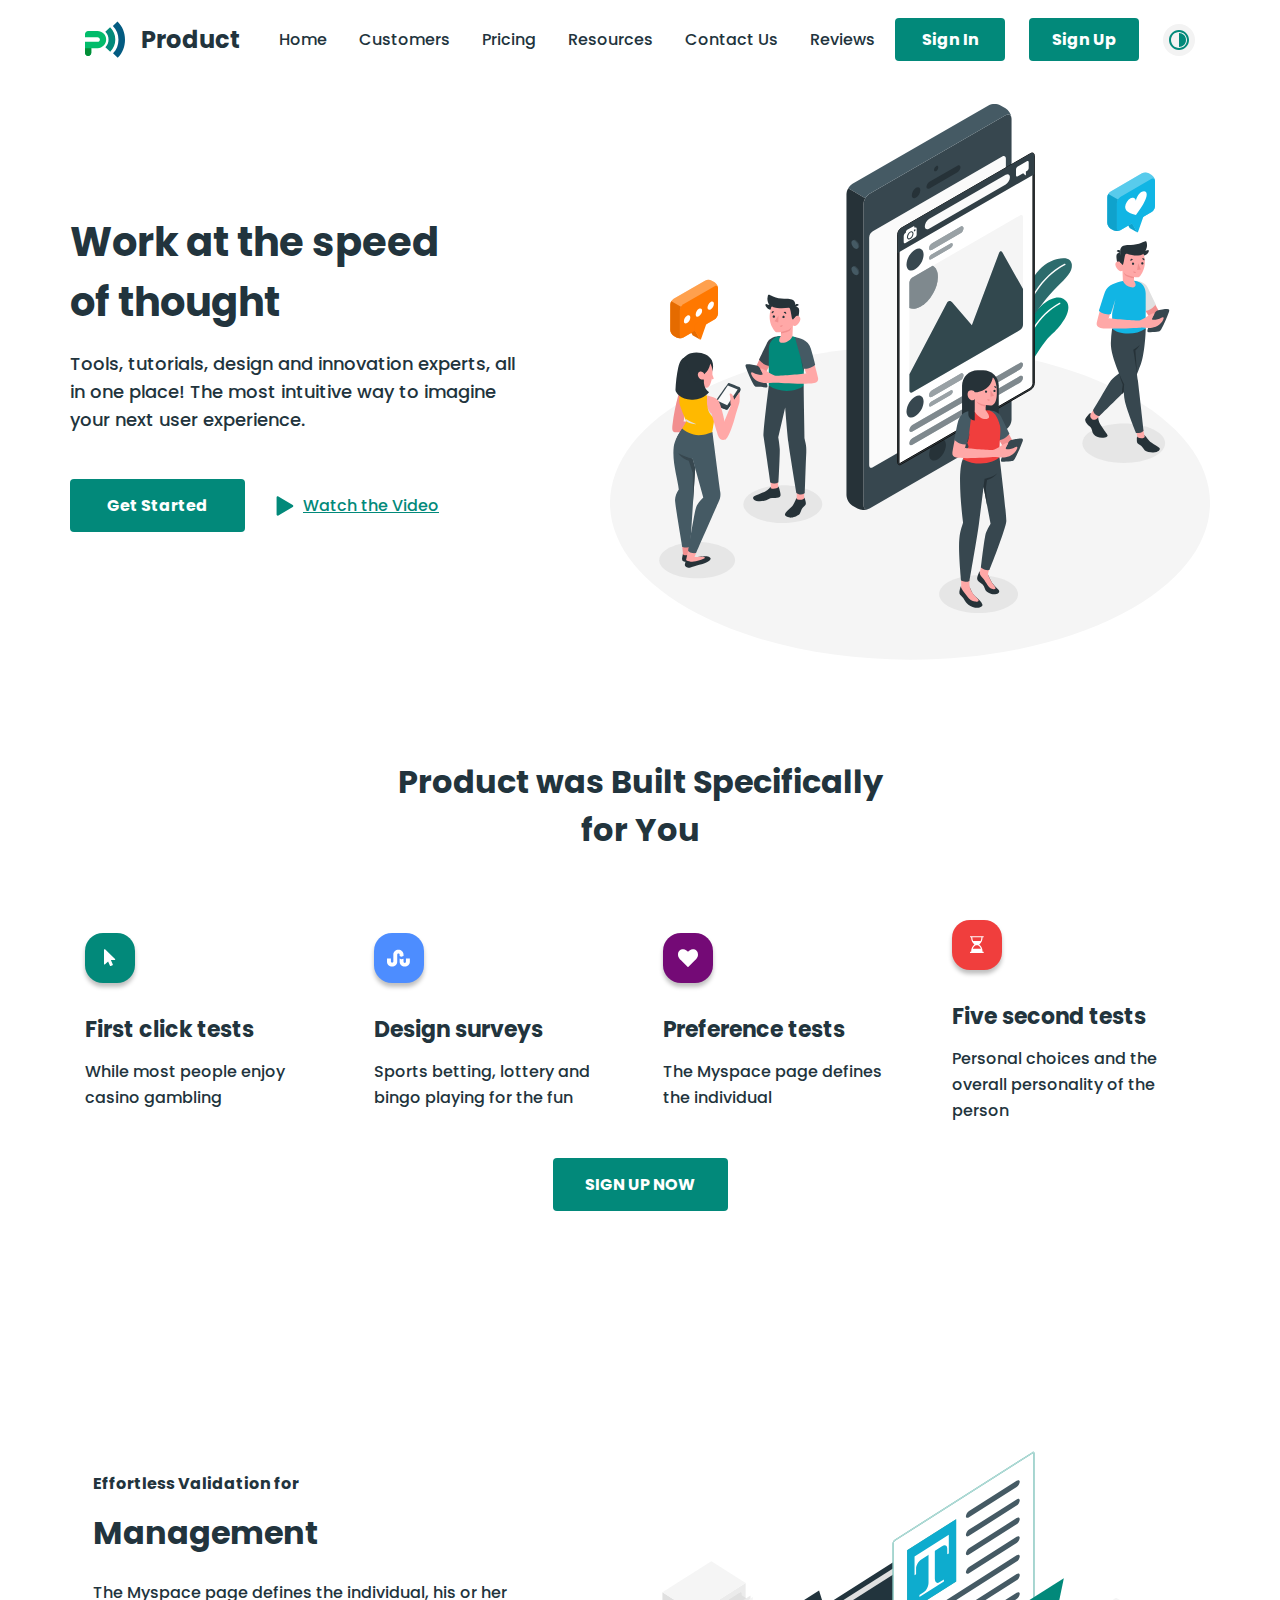
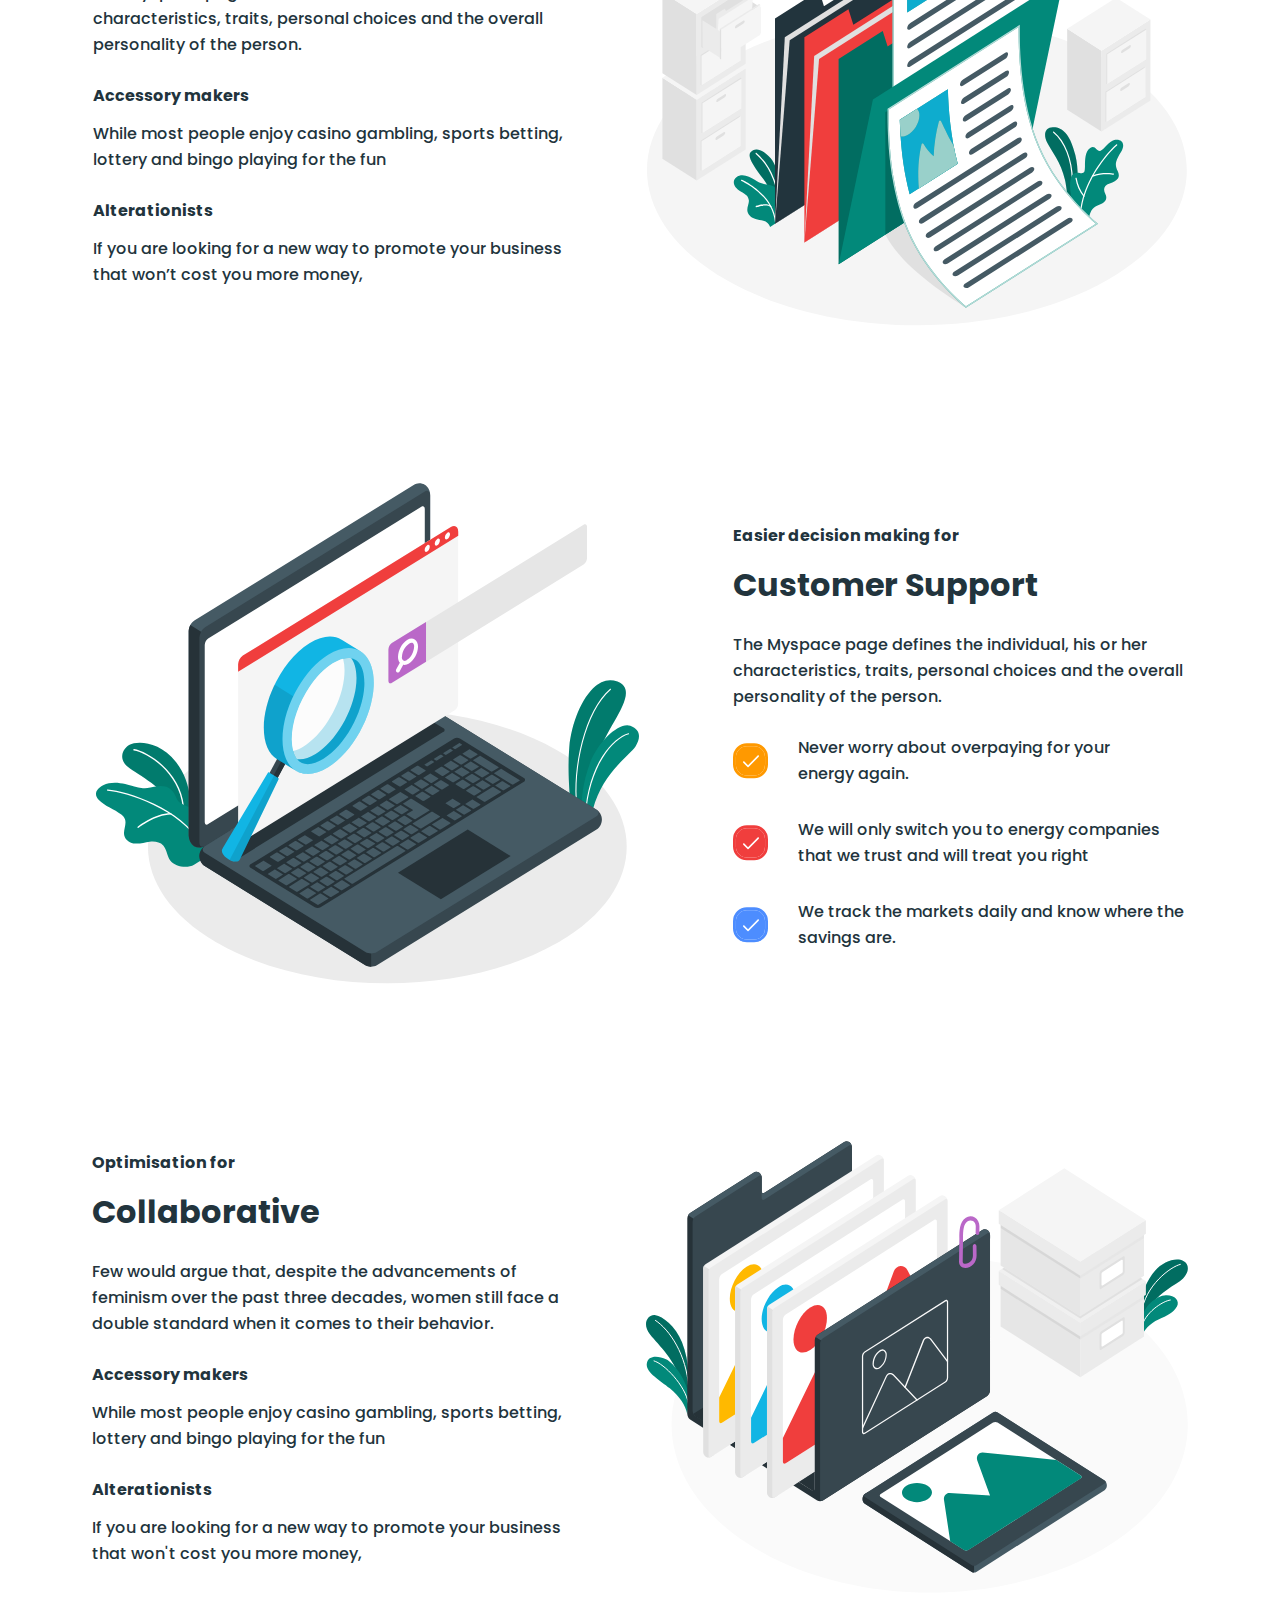
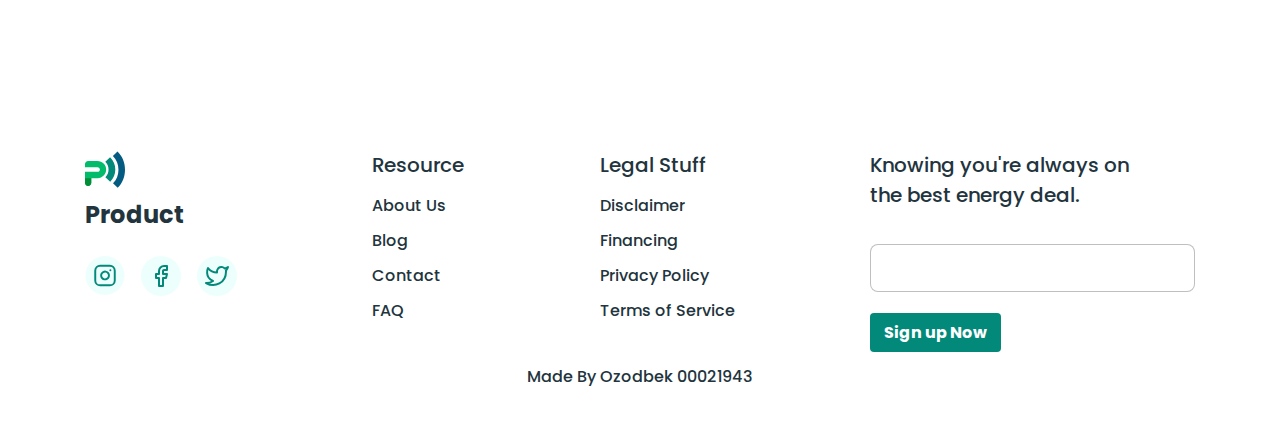
<file: index.html>
<!DOCTYPE html>
<html lang="en">

<head>
    <meta charset="UTF-8">
    <meta name="viewport" content="width=device-width, initial-scale=1.0">
    <title>Product</title>
    <link rel="stylesheet" href="./styles/main.css">
    <link rel="stylesheet" href="./styles/adaptation.css">
</head>

<body>
    <header class="container">
        <div class="head-logo">
            <a href="./index.html">
                <img src="./images/logo.svg" alt="logo">
                <h2>Product</h2>
            </a>
        </div>
    
        <div class="burger-menu" id="burger-menu">
            <span></span>
            <span></span>
            <span></span>
        </div>
    
        <div class="mobile-menu" id="mobile-menu">
            <div class="mobile-menu-content">
                <div class="close-mobile-menu" id="close-mobile-menu">&#10006;</div>
                <div class="close-mobile-menu-block">
                    <ul class="nav-list">
                        <li class="nav-item"><a href="./index.html">Home</a></li>
                        <li class="nav-item"><a href="./customers.html">Customers</a></li>
                        <li class="nav-item"><a href="./pricing.html">Pricing</a></li>
                        <li class="nav-item"><a href="./resources.html">Resources</a></li>
                        <li class="nav-item"><a href="./contact_us.html">Contact Us</a></li>
                        <li class="nav-item"><a href="./reviews.html">Reviews</a></li>
                    </ul>
                    <div class="nav-list__btns">
                        <button class="head-sign-in__btn" id="open-popup-SIn">Sign In</button>
                        <button class="head-sign-up__btn" id="open-popup-SUp">Sign Up</button>
                        <button class="dark-theme-btn">
                            <img src="./images/darkmode-logo.svg" alt="dark_theme_logo">
                        </button>
                    </div>
                </div>
            </div>
        </div>
        <!-- SIGN IN -->

        <div class="pop-up" id="SIn-pop-up">
            <div class="sign-in-pop-up-container">
                <div class="pop-up-body">
                    <div class="pop-up-body__title">
                        <div class="pop-up-main-title">
                            <h2>SIGN IN</h2>
                        </div>
                        <div class="close-popup" id="close-popup-SIn">
                            <p>&#10006</p>
                        </div>
                    </div>
                    
                    <form action="" class="registration">
                        <input type="email" placeholder="Email">
                        <input type="password" placeholder="Password">
                        <div class="remember-forgot">
                            <div class="remember-me">
                                <input type="checkbox">
                                <label for="remember">Remember me</label>
                            </div>       
                            <a href="#">Forgot password?</a>
                        </div>
                        <button>Sign In</button>
                    </form>
                </div>
            </div>
        </div>


        <!-- SIGN UP -->

        <div class="pop-up" id="SUp-pop-up">
            <div class="sign-in-pop-up-container">
                <div class="pop-up-body">
                    <div class="pop-up-body__title">
                        <div class="pop-up-main-title">
                            <h2>SIGN UP</h2>
                        </div>
                        <div class="close-popup" id="close-popup-SUp">
                            <p>&#10006</p>
                        </div>
                    </div>
                    
                    <form action="" class="registration">
                        <input type="email" placeholder="Email">
                        <input type="password" placeholder="Password">
                        <div class="remember-forgot">
                            <div class="remember-me">
                                <input type="checkbox">
                                <label for="remember">Remember me</label>
                            </div>       
                            <a href="#">Forgot password?</a>
                        </div>
                        <button>Sign Up</button>
                    </form>
                </div>
            </div>
        </div>
    </header>
    <main>
        <div class="banner container">
            <div class="banner__text">

                <h2>
                    Work at the speed<br>
                    of thought
                </h2>

                <p>
                    Tools, tutorials, design and innovation experts, all<br>
                    in one place! The most intuitive way to imagine<br>
                    your next user experience.
                </p>

                <div class="banner-text_btns">
                    <button>Get Started</button>
                    <a href="https://www.youtube.com/watch?v=KhqNTjbQ71A" class="watch-video" target="_blank">
                        <img src="./images/playButton.svg" alt="play-btn">
                        <p>Watch the Video</p>
                    </a>
                </div>

            </div>
            <div class="banner-img">
                <img src="./images/social-media.svg" alt="social-media-img">
            </div>
        </div>


        <div class="features container">
            <h2>
                Product was Built Specifically<br>
                for You
            </h2>
            <div class="features-items">

                <div class="features-item">

                    <div class="logo-cursor">
                        <img src="./images/cursor.svg" alt="cursor" class="feature-logo">
                    </div>

                    <h3 class="features-item__title">
                        First click tests
                    </h3>

                    <p class="features-item__text">
                        While most people enjoy<br>casino gambling
                    </p>

                </div>

                <div class="features-item">

                    <div class="logo-snake">
                        <img src="./images/snake.svg" alt="snake" class="feature-logo">
                    </div>

                    <h3 class="features-item__title">
                        Design surveys
                    </h3>

                    <p class="features-item__text">
                        Sports betting, lottery and<br>bingo playing for the fun
                    </p>

                </div>

                <div class="features-item">

                    <div class="logo-heart">
                        <img src="./images/heart.svg" alt="heart" class="feature-logo">
                    </div>

                    <h3 class="features-item__title">
                        Preference tests
                    </h3>

                    <p class="features-item__text">
                        The Myspace page defines<br>the individual
                    </p>

                </div>

                <div class="features-item">

                    <div class="logo-time">
                        <img src="./images/time.svg" alt="time" class="feature-logo">
                    </div>

                    <h3 class="features-item__title">
                        Five second tests
                    </h3>

                    <p class="features-item__text">
                        Personal choices and the<br>overall personality of the<br>person
                    </p>

                </div>
            </div>

            <div class="feat__btn">
                <button class="features__btn">SIGN UP NOW</button>
            </div>

        </div>

        <div class="provides container">

            <div class="management">
                <div class="provides-text">
                    <h3>
                        Effortless Validation for
                    </h3>
                    <h2>
                        Management
                    </h2>
                    <p>
                        The Myspace page defines the individual, his or her<br>
                        characteristics, traits, personal choices and the overall<br>
                        personality of the person.
                    </p>
                    <h3>
                        Accessory makers
                    </h3>
                    <p>
                        While most people enjoy casino gambling, sports betting,<br>
                        lottery and bingo playing for the fun
                    </p>
                    <h3>
                        Alterationists
                    </h3>
                    <p>
                        If you are looking for a new way to promote your business<br>
                        that won’t cost you more money,
                    </p>
                </div>
                <div class="provides-img">
                    <img src="./images/management-img.svg" alt="management">
                </div>
            </div>

            <div class="customer-support">
                <div class="provides-img">
                    <img src="./images/Customer-support-img.svg" alt="customer-support">
                </div>
                <div class="provides-text">
                    <h3>
                        Easier decision making for
                    </h3>
                    <h2>
                        Customer Support
                    </h2>
                    <p>
                        The Myspace page defines the individual, his or her<br>
                        characteristics, traits, personal choices and the overall<br>
                        personality of the person.
                    </p>
                    <ul class="customer-support-list">
                        <li>
                            <img src="./images/yellow-tick.svg" alt="checkmark">
                            <p>
                                Never worry about overpaying for your<br>
                                energy again.
                            </p>
                        </li>
                        <li>
                            <img src="./images/red-tick.svg" alt="checkmark">
                            <p>
                                We will only switch you to energy companies<br>
                                that we trust and will treat you right
                            </p>
                        </li>
                        <li>
                            <img src="./images/blue-tick.svg" alt="checkmark">
                            <p>
                                We track the markets daily and know where the<br>
                                savings are.
                            </p>
                        </li>
                    </ul>
                </div>
            </div>

            <div class="collaborative">
                <div class="provides-text">
                    <h3>
                        Optimisation for
                    </h3>
                    <h2>
                        Collaborative
                    </h2>
                    <p>
                        Few would argue that, despite the advancements of<br>
                        feminism over the past three decades, women still face a<br>
                        double standard when it comes to their behavior.
                    </p>
                    <h3>
                        Accessory makers
                    </h3>
                    <p>
                        While most people enjoy casino gambling, sports betting,<br>
                        lottery and bingo playing for the fun
                    </p>
                    <h3>
                        Alterationists
                    </h3>
                    <p>
                        If you are looking for a new way to promote your business<br>
                        that won't cost you more money,
                    </p>
                </div>
                <div class="provides-img">
                    <img src="./images/colloborative-img.svg" alt="management">
                </div>
            </div>

        </div>

    </main>
    <footer>
        <div class="footer-text container">
            <div class="footer-logo-column">
                <div class="head-logo">
                    <img src="./images/logo.svg" alt="logo">
                    <h2>Product</h2>
                </div>
                <div class="social-logos-box">
                    <a href="https://www.instagram.com/" target="_blank" class="social-logos">
                        <img src="./images/instagram-logo.svg" alt="instagram">
                    </a>
                    <a href="https://m.facebook.com" target="_blank" class="social-logos">
                        <img src="./images/facebook-logo.svg" alt="facebook">
                    </a>
                    <a href="https://twitter.com/?lang=ru" target="_blank" class="social-logos">
                        <img src="./images/twitter-logo.svg" alt="twitter">
                    </a>
                </div>
            </div>

            <ul class="footer-list">
                <li class="footer-list-item">
                    <h3>Resource</h3>
                </li>
                <li class="footer-list-item">
                    <p>About Us</p>
                </li>
                <li class="footer-list-item">
                    <p>Blog</p>
                </li>
                <li class="footer-list-item">
                    <p>Contact</p>
                </li>
                <li class="footer-list-item">
                    <p>FAQ</p>
                </li>
            </ul>

            <ul class="footer-list">
                <li class="footer-list-item">
                    <h3>Legal Stuff</h3>
                </li>
                <li class="footer-list-item">
                    <p>Disclaimer</p>
                </li>
                <li class="footer-list-item">
                    <p>Financing</p>
                </li>
                <li class="footer-list-item">
                    <p>Privacy Policy</p>
                </li>
                <li class="footer-list-item">
                    <p>Terms of Service</p>
                </li>
            </ul>

            <div class="form">
                <h3>
                    Knowing you're always on<br>
                    the best energy deal.
                </h3>
                <input type="email">
                <button>Sign up Now</button>
            </div>
        </div>
        <div class="footer-subtitle">
            <p>
                Made By Ozodbek 00021943
            </p>
        </div>
    </footer>
    <script src="./scripts/main.js"></script>
    <script src="./scripts/pop-up.js"></script>
    <script src="./scripts/darkmode.js"></script>
</body>

</html>
</file>
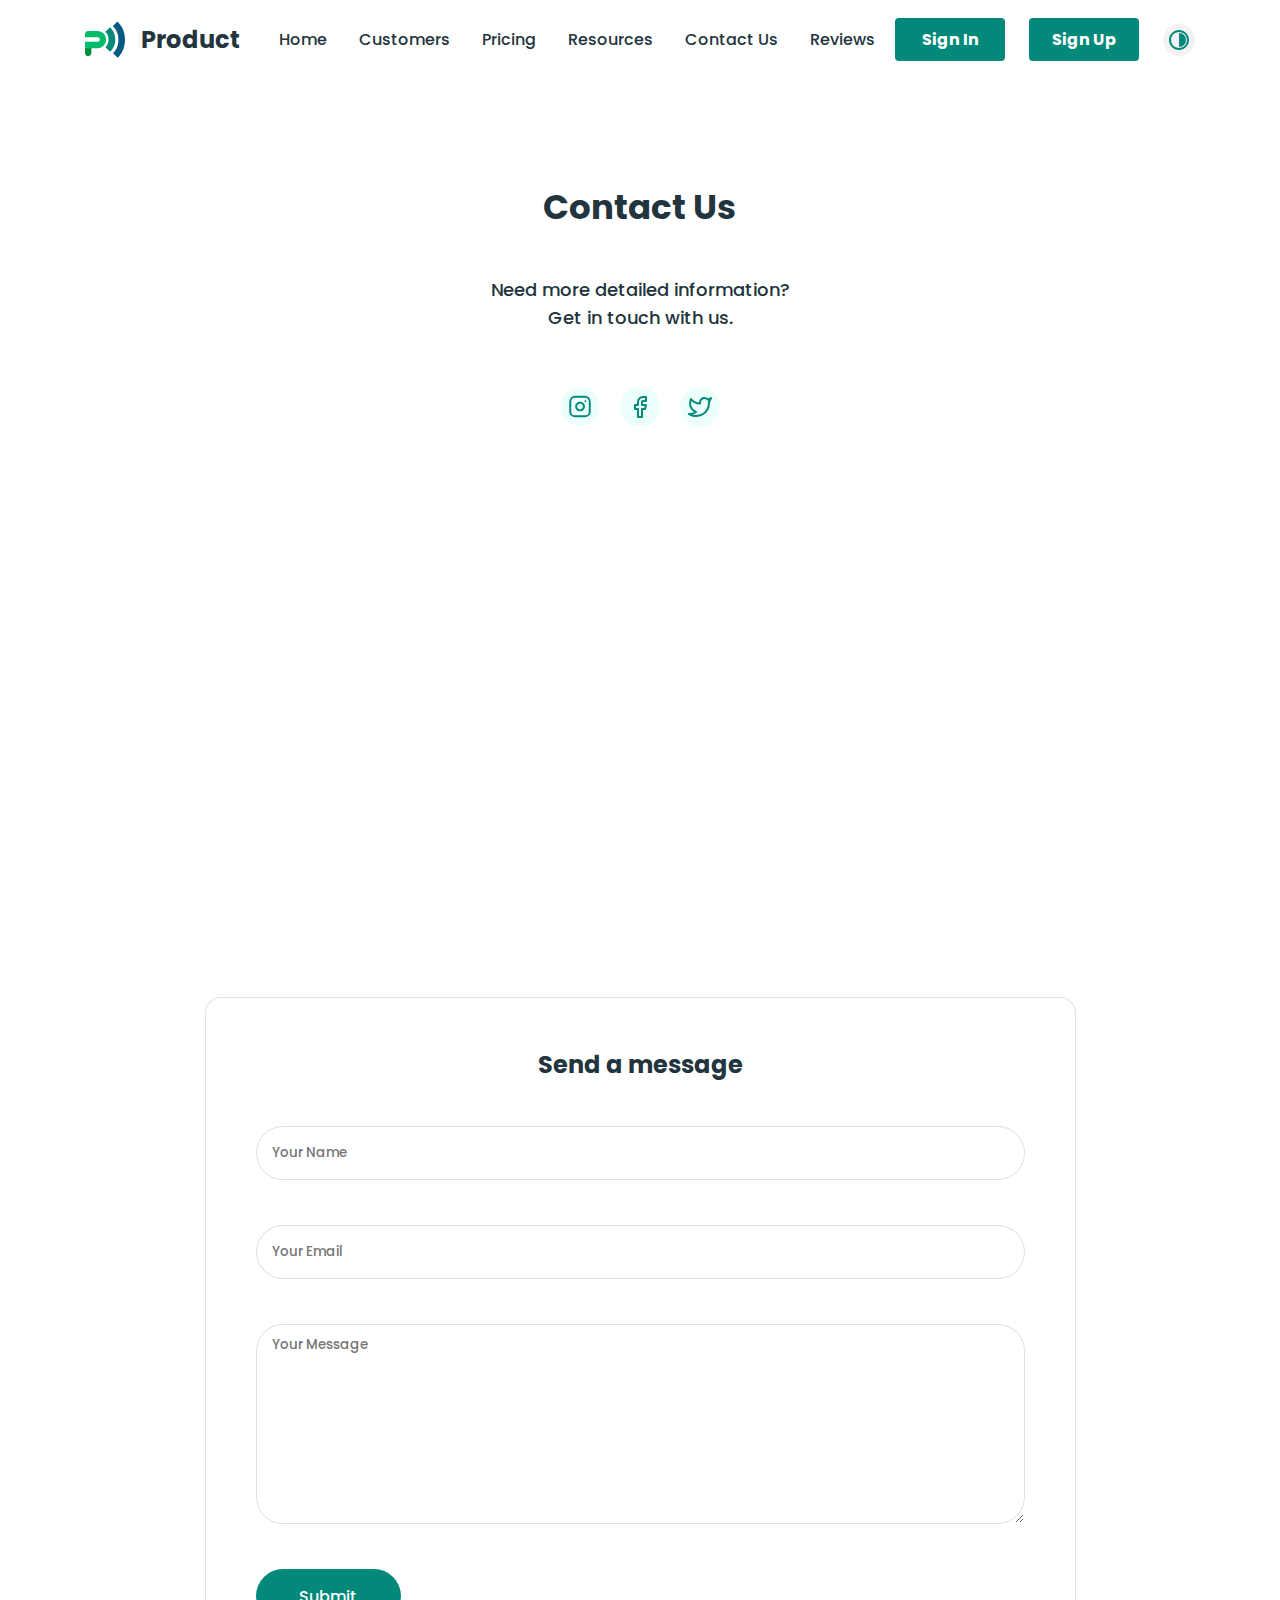
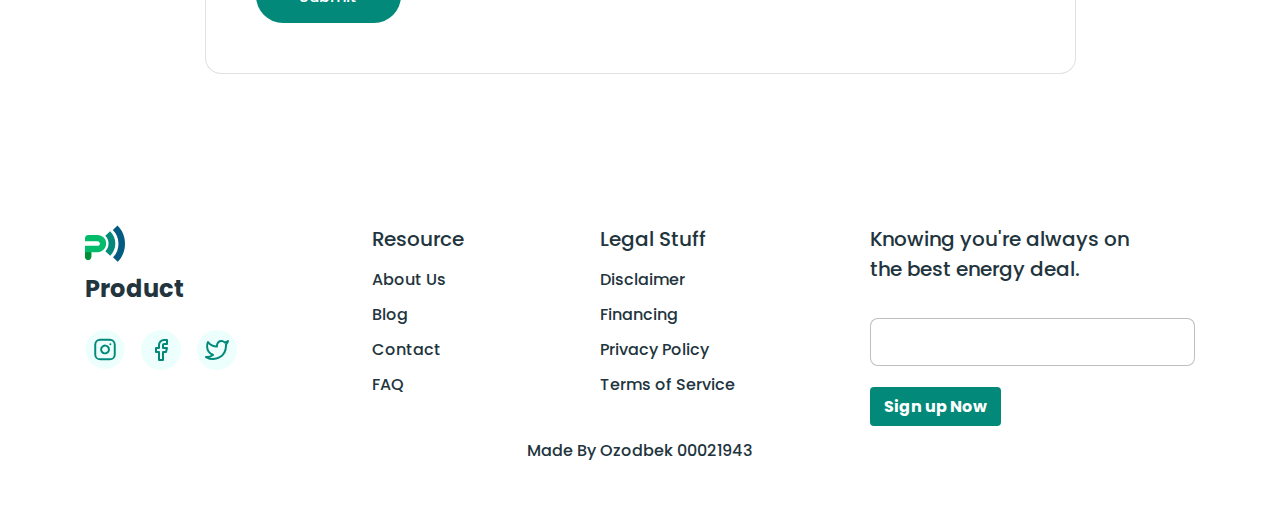
<file: contact_us.html>
<!DOCTYPE html>
<html lang="en">

<head>
    <meta charset="UTF-8">
    <meta name="viewport" content="width=device-width, initial-scale=1.0">
    <title>Product</title>
    <link rel="stylesheet" href="./styles/main.css">
    <link rel="stylesheet" href="./styles/adaptation.css">
</head>

<body>
    <header class="container">
        <div class="head-logo">
            <a href="./index.html">
                <img src="./images/logo.svg" alt="logo">
                <h2>Product</h2>
            </a>
        </div>
    
        <div class="burger-menu" id="burger-menu">
            <span></span>
            <span></span>
            <span></span>
        </div>
    
        <div class="mobile-menu" id="mobile-menu">
            <div class="mobile-menu-content">
                <div class="close-mobile-menu" id="close-mobile-menu">&#10006;</div>
                <div class="close-mobile-menu-block">
                    <ul class="nav-list">
                        <li class="nav-item"><a href="./index.html">Home</a></li>
                        <li class="nav-item"><a href="./customers.html">Customers</a></li>
                        <li class="nav-item"><a href="./pricing.html">Pricing</a></li>
                        <li class="nav-item"><a href="./resources.html">Resources</a></li>
                        <li class="nav-item"><a href="./contact_us.html">Contact Us</a></li>
                        <li class="nav-item"><a href="./reviews.html">Reviews</a></li>
                    </ul>
                    <div class="nav-list__btns">
                        <button class="head-sign-in__btn" id="open-popup-SIn">Sign In</button>
                        <button class="head-sign-up__btn" id="open-popup-SUp">Sign Up</button>
                        <button class="dark-theme-btn">
                            <img src="./images/darkmode-logo.svg" alt="dark_theme_logo">
                        </button>
                    </div>
                </div>
            </div>
        </div>

        <!-- SIGN IN -->

        <div class="pop-up" id="SIn-pop-up">
            <div class="sign-in-pop-up-container">
                <div class="pop-up-body">
                    <div class="pop-up-body__title">
                        <div class="pop-up-main-title">
                            <h2>SIGN IN</h2>
                        </div>
                        <div class="close-popup" id="close-popup-SIn">
                            <p>&#10006</p>
                        </div>
                    </div>
                    
                    <form action="" class="registration">
                        <input type="email" placeholder="Email">
                        <input type="password" placeholder="Password">
                        <div class="remember-forgot">
                            <div class="remember-me">
                                <input type="checkbox">
                                <label for="remember">Remember me</label>
                            </div>       
                            <a href="#">Forgot password?</a>
                        </div>
                        <button>Sign In</button>
                    </form>
                </div>
            </div>
        </div>


        <!-- SIGN UP -->

        <div class="pop-up" id="SUp-pop-up">
            <div class="sign-in-pop-up-container">
                <div class="pop-up-body">
                    <div class="pop-up-body__title">
                        <div class="pop-up-main-title">
                            <h2>SIGN UP</h2>
                        </div>
                        <div class="close-popup" id="close-popup-SUp">
                            <p>&#10006</p>
                        </div>
                    </div>
                    
                    <form action="" class="registration">
                        <input type="email" placeholder="Email">
                        <input type="password" placeholder="Password">
                        <div class="remember-forgot">
                            <div class="remember-me">
                                <input type="checkbox">
                                <label for="remember">Remember me</label>
                            </div>       
                            <a href="#">Forgot password?</a>
                        </div>
                        <button>Sign Up</button>
                    </form>
                </div>
            </div>
        </div>
    </header>
    <main>
        <div class="contact-us container">
            <div class="contact-us__title">
                <h3>
                    Contact Us
                </h3>
                <p>
                    Need more detailed information?<br>
                    Get in touch with us.
                </p>
            </div>
            <div class="contact-us__links">
                <a href="https://www.instagram.com/" target="_blank" class="social-logos">
                    <img src="./images/instagram-logo.svg" alt="instagram">
                </a>
                <a href="https://m.facebook.com" target="_blank" class="social-logos">
                    <img src="./images/facebook-logo.svg" alt="facebook">
                </a>
                <a href="https://twitter.com/?lang=ru" target="_blank" class="social-logos">
                    <img src="./images/twitter-logo.svg" alt="twitter">
                </a>
            </div>
        </div>


        <div class="map container" >
            <iframe class = "map-box" src="https://yandex.uz/map-widget/v1/?ll=69.221122%2C41.258258&mode=whatshere&whatshere%5Bpoint%5D=69.220251%2C41.258176&whatshere%5Bzoom%5D=17&z=18" allowfullscreen="true"></iframe>
        </div>

        <form class="send-message">
            <h3>Send a message</h3>
            <input type="text" placeholder="Your Name" class="your-name">
            <input type="email" placeholder="Your Email" class="your-email">
            <textarea placeholder="Your Message" class="your-message"></textarea>
            <input type="submit" value="Submit" class="submit-btn">
        </form>
    </main>
    <footer>
        <div class="footer-text container">
            <div class="footer-logo-column">
                <div class="head-logo">
                    <img src="./images/logo.svg" alt="logo">
                    <h2>Product</h2>
                </div>
                <div class="social-logos-box">
                    <a href="https://www.instagram.com/" target="_blank" class="social-logos">
                        <img src="./images/instagram-logo.svg" alt="instagram">
                    </a>
                    <a href="https://m.facebook.com" target="_blank" class="social-logos">
                        <img src="./images/facebook-logo.svg" alt="facebook">
                    </a>
                    <a href="https://twitter.com/?lang=ru" target="_blank" class="social-logos">
                        <img src="./images/twitter-logo.svg" alt="twitter">
                    </a>
                </div>
            </div>

            <ul class="footer-list">
                <li class="footer-list-item">
                    <h3>Resource</h3>
                </li>
                <li class="footer-list-item">
                    <p>About Us</p>
                </li>
                <li class="footer-list-item">
                    <p>Blog</p>
                </li>
                <li class="footer-list-item">
                    <p>Contact</p>
                </li>
                <li class="footer-list-item">
                    <p>FAQ</p>
                </li>
            </ul>

            <ul class="footer-list">
                <li class="footer-list-item">
                    <h3>Legal Stuff</h3>
                </li>
                <li class="footer-list-item">
                    <p>Disclaimer</p>
                </li>
                <li class="footer-list-item">
                    <p>Financing</p>
                </li>
                <li class="footer-list-item">
                    <p>Privacy Policy</p>
                </li>
                <li class="footer-list-item">
                    <p>Terms of Service</p>
                </li>
            </ul>

            <div class="form">
                <h3>
                    Knowing you're always on<br>
                    the best energy deal.
                </h3>
                <input type="email">
                <button>Sign up Now</button>
            </div>
        </div>
        <div class="footer-subtitle">
            <p>
                Made By Ozodbek 00021943
            </p>
        </div>
    </footer>
    <script src="./scripts/main.js"></script>
    <script src="./scripts/pop-up.js"></script>
    <script src="./scripts/darkmode.js"></script>
</body>

</html>
</file>
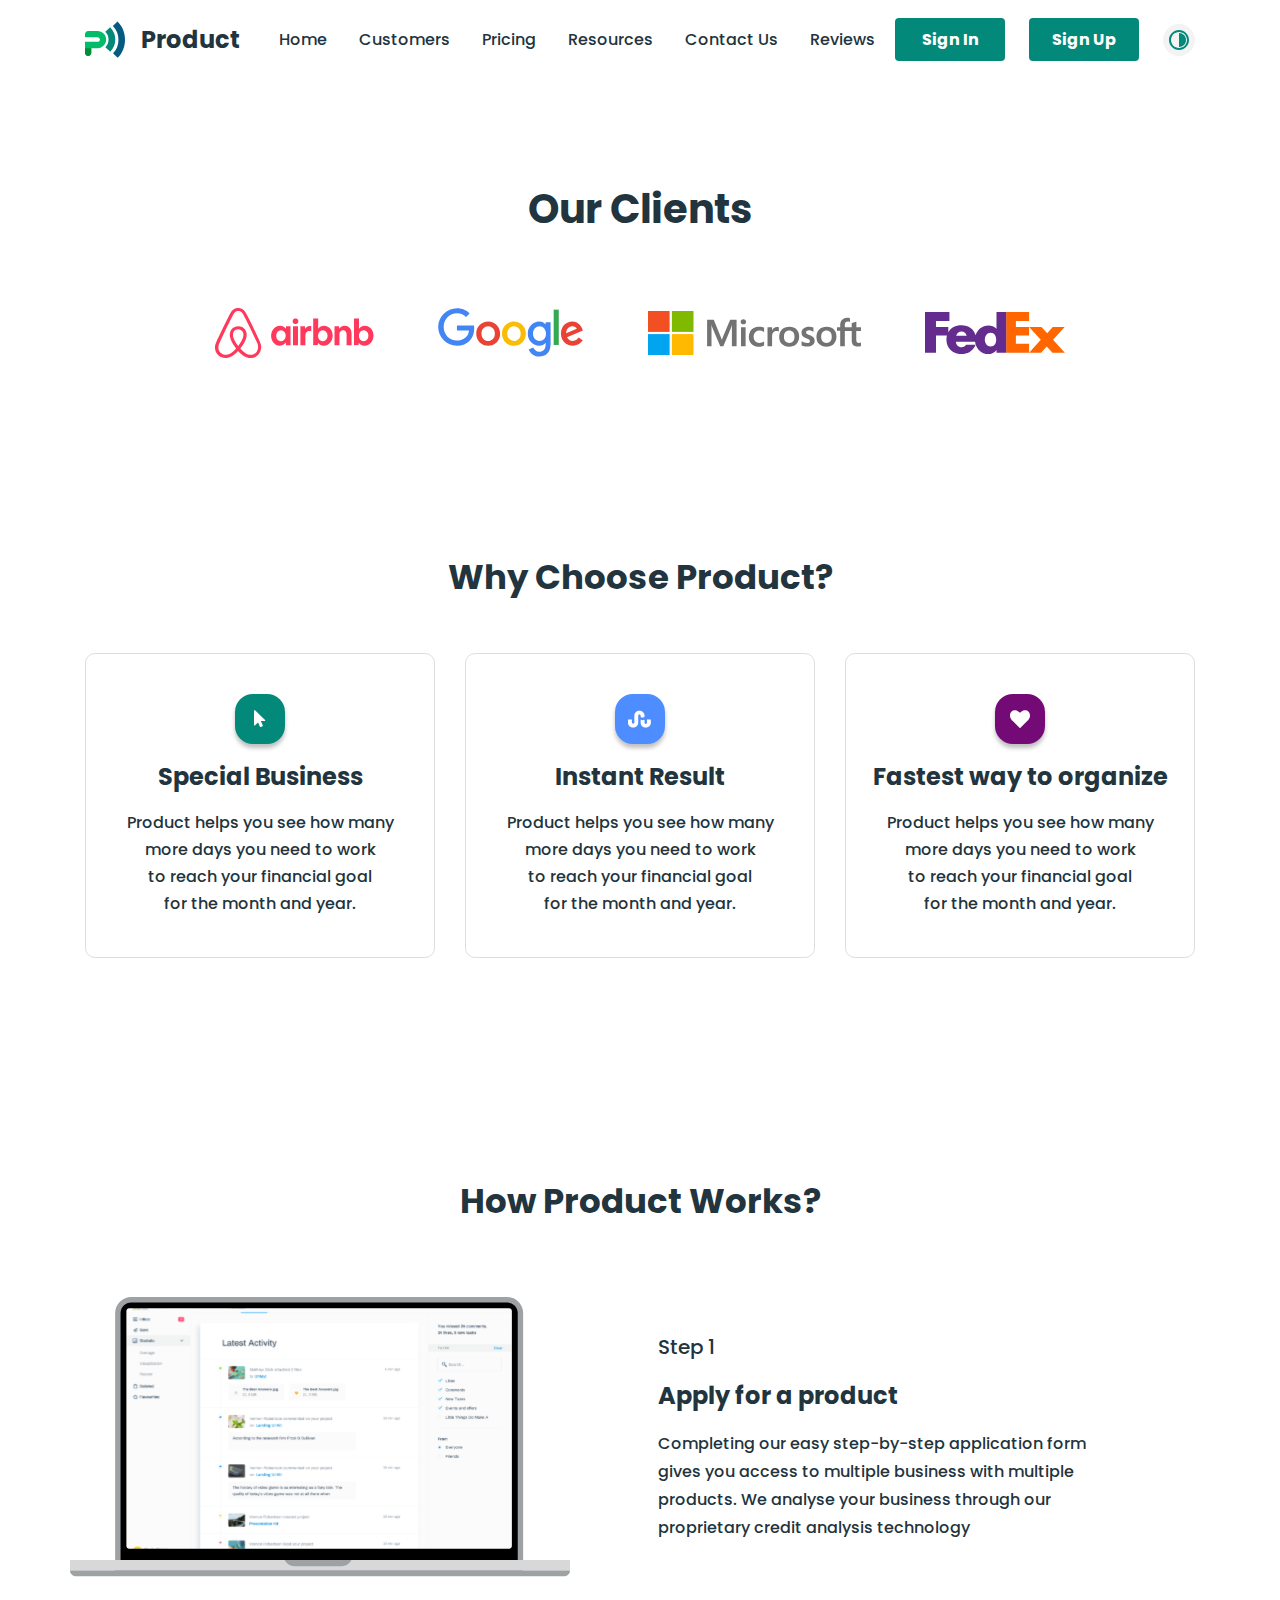
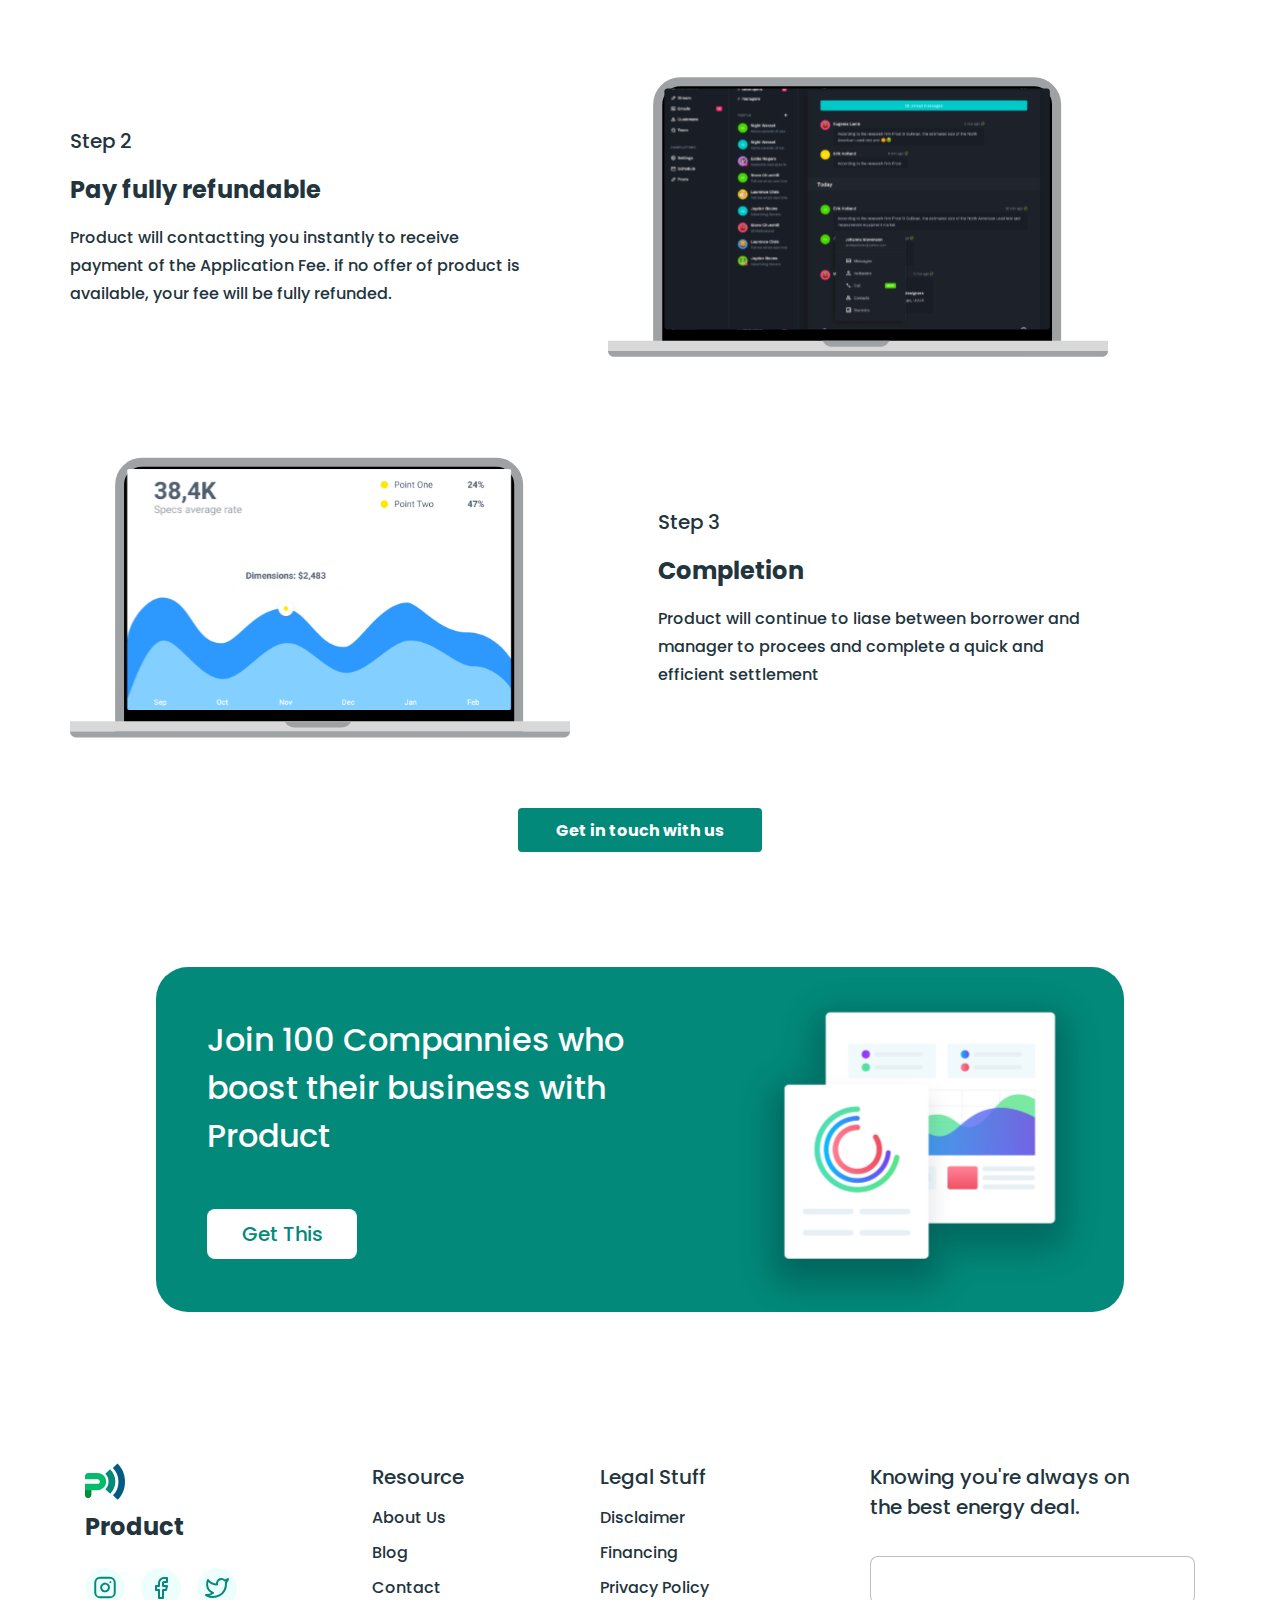
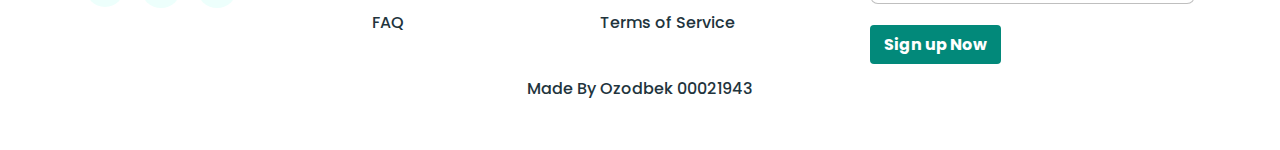
<file: customers.html>
<!DOCTYPE html>
<html lang="en">
<head>
    <meta charset="UTF-8">
    <meta name="viewport" content="width=device-width, initial-scale=1.0">
    <title>Customers</title>
    <link rel="stylesheet" href="./styles/main.css">
    <link rel="stylesheet" href="./styles/adaptation.css">
</head>
<body>
    <header class="container">
        <div class="head-logo">
            <a href="./index.html">
                <img src="./images/logo.svg" alt="logo">
                <h2>Product</h2>
            </a>
        </div>
    
        <div class="burger-menu" id="burger-menu">
            <span></span>
            <span></span>
            <span></span>
        </div>
    
        <div class="mobile-menu" id="mobile-menu">
            <div class="mobile-menu-content">
                <div class="close-mobile-menu" id="close-mobile-menu">&#10006;</div>
                <div class="close-mobile-menu-block">
                    <ul class="nav-list">
                        <li class="nav-item"><a href="./index.html">Home</a></li>
                        <li class="nav-item"><a href="./customers.html">Customers</a></li>
                        <li class="nav-item"><a href="./pricing.html">Pricing</a></li>
                        <li class="nav-item"><a href="./resources.html">Resources</a></li>
                        <li class="nav-item"><a href="./contact_us.html">Contact Us</a></li>
                        <li class="nav-item"><a href="./reviews.html">Reviews</a></li>
                    </ul>
                    <div class="nav-list__btns">
                        <button class="head-sign-in__btn" id="open-popup-SIn">Sign In</button>
                        <button class="head-sign-up__btn" id="open-popup-SUp">Sign Up</button>
                        <button class="dark-theme-btn">
                            <img src="./images/darkmode-logo.svg" alt="dark_theme_logo">
                        </button>
                    </div>
                </div>
            </div>
        </div>

        <!-- SIGN IN -->

        <div class="pop-up" id="SIn-pop-up">
            <div class="sign-in-pop-up-container">
                <div class="pop-up-body">
                    <div class="pop-up-body__title">
                        <div class="pop-up-main-title">
                            <h2>SIGN IN</h2>
                        </div>
                        <div class="close-popup" id="close-popup-SIn">
                            <p>&#10006</p>
                        </div>
                    </div>
                    
                    <form action="" class="registration">
                        <input type="email" placeholder="Email">
                        <input type="password" placeholder="Password">
                        <div class="remember-forgot">
                            <div class="remember-me">
                                <input type="checkbox">
                                <label for="remember">Remember me</label>
                            </div>       
                            <a href="#">Forgot password?</a>
                        </div>
                        <button>Sign In</button>
                    </form>
                </div>
            </div>
        </div>


        <!-- SIGN UP -->

        <div class="pop-up" id="SUp-pop-up">
            <div class="sign-in-pop-up-container">
                <div class="pop-up-body">
                    <div class="pop-up-body__title">
                        <div class="pop-up-main-title">
                            <h2>SIGN UP</h2>
                        </div>
                        <div class="close-popup" id="close-popup-SUp">
                            <p>&#10006</p>
                        </div>
                    </div>
                    
                    <form action="" class="registration">
                        <input type="email" placeholder="Email">
                        <input type="password" placeholder="Password">
                        <div class="remember-forgot">
                            <div class="remember-me">
                                <input type="checkbox">
                                <label for="remember">Remember me</label>
                            </div>       
                            <a href="#">Forgot password?</a>
                        </div>
                        <button>Sign Up</button>
                    </form>
                </div>
            </div>
        </div>
        
    </header>
    <main>
        
        
        <div class="our-clients">
            <div class="our-clients__title">
                <h3>Our Clients</h3>
            </div>
            <div class="our-clients__logos">
                <img src="./images/AirbnbLogo.svg" alt="airbnb-logo">
                <img src="./images/GoogleLogo.svg" alt="airbnb-logo">
                <img src="./images/MicrosoftLogo.svg" alt="airbnb-logo">
                <img src="./images/FedExLogo.svg" alt="airbnb-logo">
            </div>
        </div>

        <div class="gray-bg">
            <div class="why-choose container">
                <div class="why-choose__title">
                    <h3>Why Choose Product?</h3>
                </div>
                <div class="choose-options">
                    <div class="choose-options__item">
                        <div class="logo-cursor">
                            <img src="./images/cursor.svg" alt="cursor" class="feature-logo">
                        </div>
                        <h3>Special Business</h3>
                        <p>
                            Product helps you see how many<br>
                            more days you need to work<br>
                            to reach your financial goal<br>
                            for the month and year.
                        </p>
                    </div>

                    <div class="choose-options__item">
                        <div class="logo-snake">
                            <img src="./images/snake.svg" alt="snake" class="feature-logo">
                        </div>
                        <h3>Instant Result</h3>
                        <p>
                            Product helps you see how many<br>
                            more days you need to work<br>
                            to reach your financial goal<br>
                            for the month and year.
                        </p>
                    </div>

                    <div class="choose-options__item">
                        <div class="logo-heart">
                            <img src="./images/heart.svg" alt="heart" class="feature-logo">
                        </div>
                        <h3>Fastest way to organize</h3>
                        <p>
                            Product helps you see how many<br>
                            more days you need to work<br>
                            to reach your financial goal<br>
                            for the month and year.
                        </p>
                    </div>
                </div>
            </div>
        </div>


        <div class="how-work container">
            <h3 class="how-work__title">
                How Product Works?
            </h3>

            <div class="steps-box">

                <!-- 1 -->
                <div class="steps__item">
                    <img src="./images/mac1.svg" alt="step1">
                    <div class="steps-text">
                        <h4>Step 1</h4>
                        <h3>Apply for a product</h3>
                        <p>
                            Completing our easy step-by-step application form<br>
                            gives you access to multiple business with multiple<br>
                            products. We analyse your business through our<br>
                            proprietary credit analysis technology 
                        </p>
                    </div>
                </div>


                <!-- 2 -->
                <div class="steps__item">
                    <div class="steps-text">
                        <h4>Step 2</h4>
                        <h3>Pay fully refundable</h3>
                        <p>
                            Product will contactting you instantly to receive<br>
                            payment of the Application Fee. if no offer of product is<br>
                            available, your fee will be fully refunded. 
                        </p>
                    </div>
                    <img src="./images/mac2.svg" alt="step2">
                </div>


                <!-- 3 -->
                <div class="steps__item">
                    <img src="./images/mac3.svg" alt="step3">
                    <div class="steps-text">
                        <h4>Step 3</h4>
                        <h3>Completion</h3>
                        <p>
                            Product will continue to liase between borrower and<br>
                            manager to procees and complete a quick and<br>
                            efficient settlement
                        </p>
                    </div>
                </div>
            </div>
            <button class="how-work-btn">Get in touch with us</button>
        </div>


        
        


        <div class="join-banner">
            <div class="join-table">
                <div class="join-table__title">
                    <h2>
                        Join 100 Compannies who<br>
                        boost their business with<br>
                        Product
                    </h2>
                    <button>
                        Get This
                    </button>
                </div>
                <img src="./images/join-banner-img.svg" alt="join-banner">
            </div>
        </div>
    </main>
    <footer>
        <div class="footer-text container">
            <div class="footer-logo-column">
                <div class="head-logo">
                    <img src="./images/logo.svg" alt="logo">
                    <h2>Product</h2>
                </div>
                <div class="social-logos-box">
                    <a href="https://www.instagram.com/" target="_blank" class="social-logos">
                        <img src="./images/instagram-logo.svg" alt="instagram">
                    </a>
                    <a href="https://m.facebook.com" target="_blank" class="social-logos">
                        <img src="./images/facebook-logo.svg" alt="facebook">
                    </a>
                    <a href="https://twitter.com/?lang=ru" target="_blank" class="social-logos">
                        <img src="./images/twitter-logo.svg" alt="twitter">
                    </a>
                </div>
            </div>

            <ul class="footer-list">
                <li class="footer-list-item"><h3>Resource</h3></li>
                <li class="footer-list-item"><p>About Us</p></li>
                <li class="footer-list-item"><p>Blog</p></li>
                <li class="footer-list-item"><p>Contact</p></li>
                <li class="footer-list-item"><p>FAQ</p></li>
            </ul>

            <ul class="footer-list">
                <li class="footer-list-item"><h3>Legal Stuff</h3></li>
                <li class="footer-list-item"><p>Disclaimer</p></li>
                <li class="footer-list-item"><p>Financing</p></li>
                <li class="footer-list-item"><p>Privacy Policy</p></li>
                <li class="footer-list-item"><p>Terms of Service</p></li>
            </ul>

            <div class="form">
                <h3>
                    Knowing you're always on<br>
                    the best energy deal. 
                </h3>
                <input type="email">
                <button>Sign up Now</button>
            </div>
        </div>
        <div class="footer-subtitle">
            <p>
                Made By Ozodbek 00021943
            </p>
        </div>
    </footer>
    <script src="./scripts/main.js"></script>
    <script src="./scripts/pop-up.js"></script>
    <script src="./scripts/darkmode.js"></script>
</body>
</html>
</file>
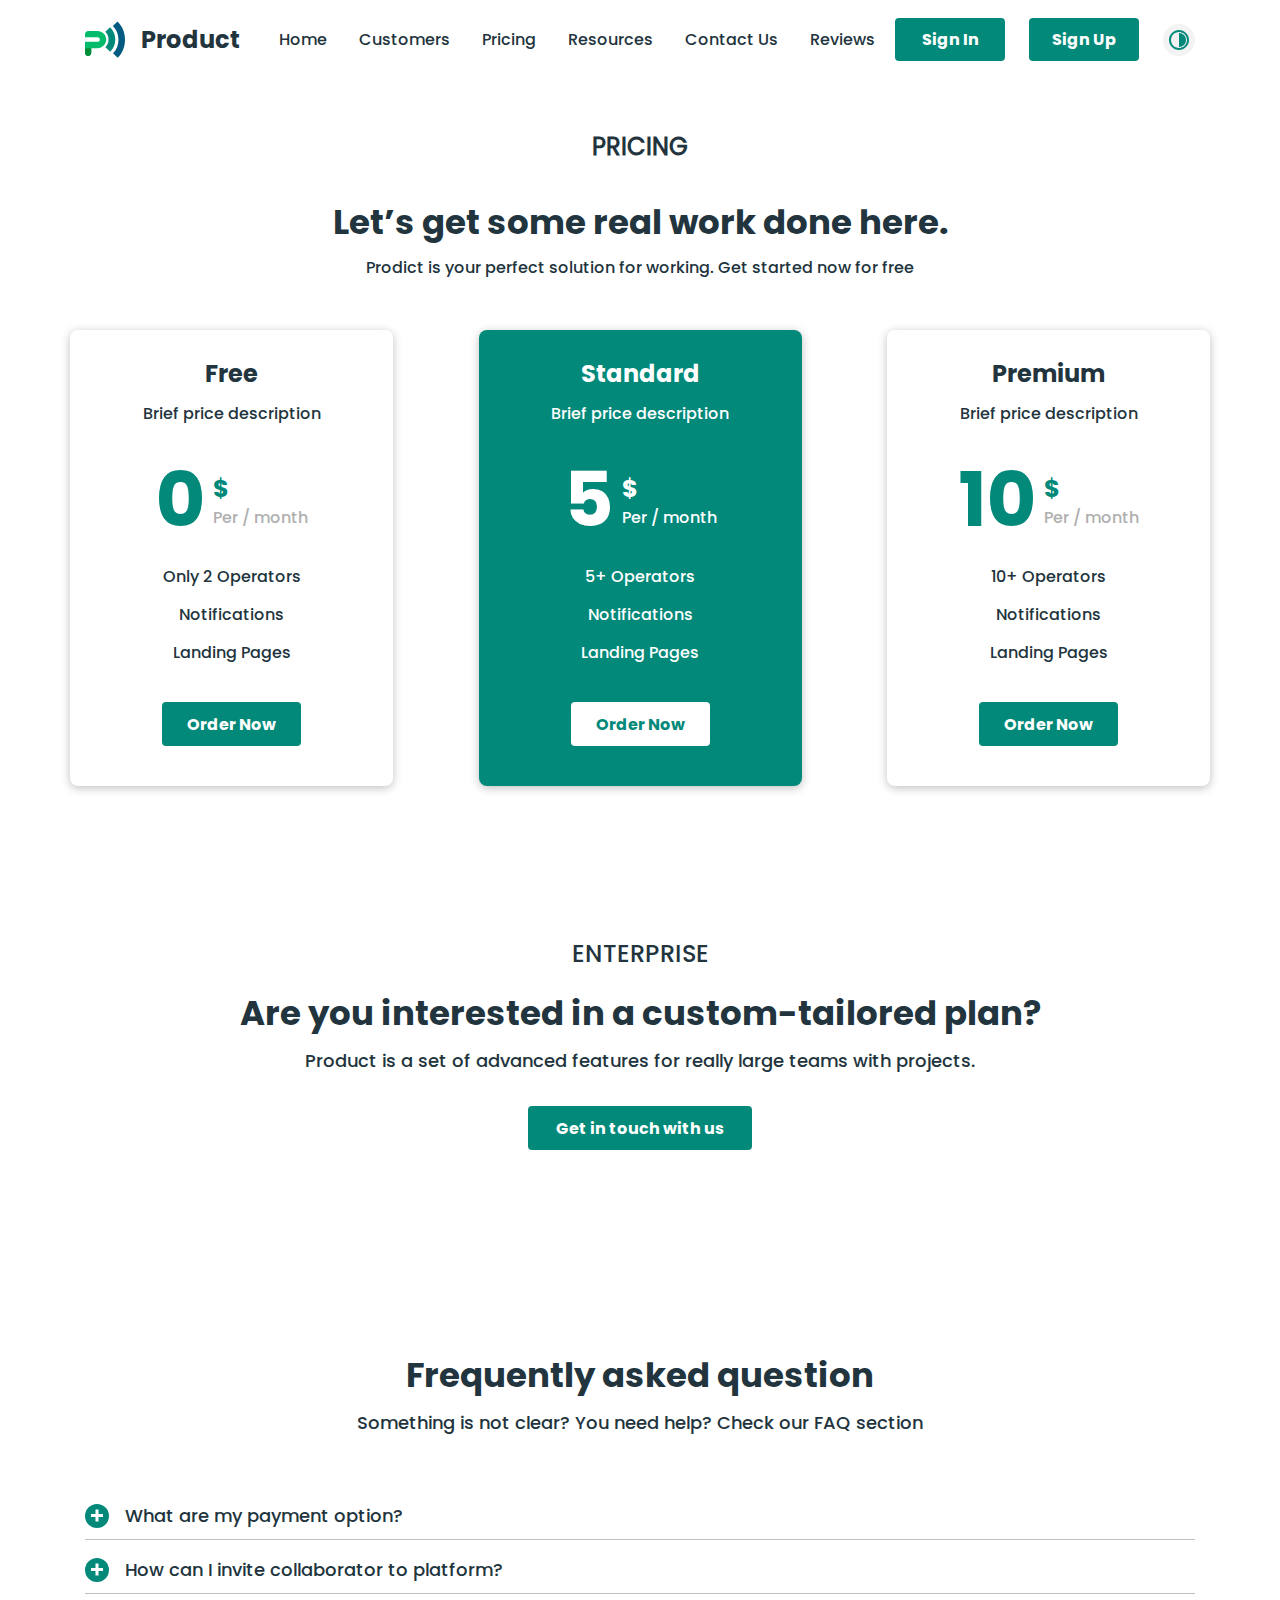
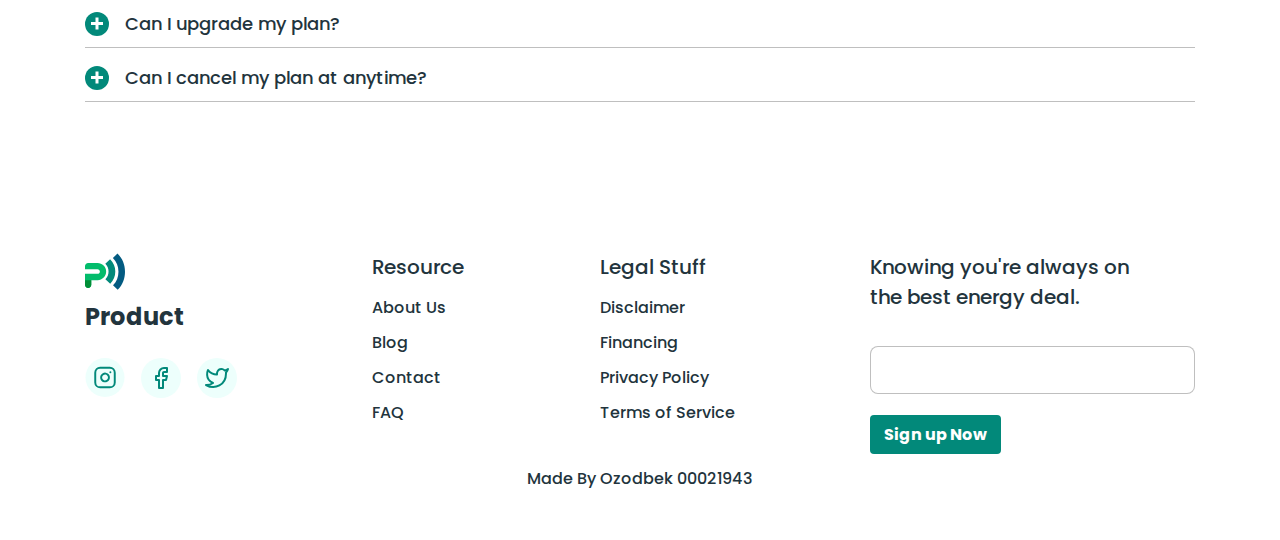
<file: pricing.html>
<!DOCTYPE html>
<html lang="en">
<head>
    <meta charset="UTF-8">
    <meta name="viewport" content="width=device-width, initial-scale=1.0">
    <title>Pricing</title>
    <link rel="stylesheet" href="./styles/main.css">
    <link rel="stylesheet" href="./styles/adaptation.css">
</head>
<body>
    <header class="container">
        <div class="head-logo">
            <a href="./index.html">
                <img src="./images/logo.svg" alt="logo">
                <h2>Product</h2>
            </a>
        </div>
    
        <div class="burger-menu" id="burger-menu">
            <span></span>
            <span></span>
            <span></span>
        </div>
    
        <div class="mobile-menu" id="mobile-menu">
            <div class="mobile-menu-content">
                <div class="close-mobile-menu" id="close-mobile-menu">&#10006;</div>
                <div class="close-mobile-menu-block">
                    <ul class="nav-list">
                        <li class="nav-item"><a href="./index.html">Home</a></li>
                        <li class="nav-item"><a href="./customers.html">Customers</a></li>
                        <li class="nav-item"><a href="./pricing.html">Pricing</a></li>
                        <li class="nav-item"><a href="./resources.html">Resources</a></li>
                        <li class="nav-item"><a href="./contact_us.html">Contact Us</a></li>
                        <li class="nav-item"><a href="./reviews.html">Reviews</a></li>
                    </ul>
                    <div class="nav-list__btns">
                        <button class="head-sign-in__btn" id="open-popup-SIn">Sign In</button>
                        <button class="head-sign-up__btn" id="open-popup-SUp">Sign Up</button>
                        <button class="dark-theme-btn">
                            <img src="./images/darkmode-logo.svg" alt="dark_theme_logo">
                        </button>
                    </div>
                </div>
            </div>
        </div>
        <!-- SIGN IN -->

        <div class="pop-up" id="SIn-pop-up">
            <div class="sign-in-pop-up-container">
                <div class="pop-up-body">
                    <div class="pop-up-body__title">
                        <div class="pop-up-main-title">
                            <h2>SIGN IN</h2>
                        </div>
                        <div class="close-popup" id="close-popup-SIn">
                            <p>&#10006</p>
                        </div>
                    </div>
                    
                    <form action="" class="registration">
                        <input type="email" placeholder="Email">
                        <input type="password" placeholder="Password">
                        <div class="remember-forgot">
                            <div class="remember-me">
                                <input type="checkbox">
                                <label for="remember">Remember me</label>
                            </div>       
                            <a href="#">Forgot password?</a>
                        </div>
                        <button>Sign In</button>
                    </form>
                </div>
            </div>
        </div>


        <!-- SIGN UP -->

        <div class="pop-up" id="SUp-pop-up">
            <div class="sign-in-pop-up-container">
                <div class="pop-up-body">
                    <div class="pop-up-body__title">
                        <div class="pop-up-main-title">
                            <h2>SIGN UP</h2>
                        </div>
                        <div class="close-popup" id="close-popup-SUp">
                            <p>&#10006</p>
                        </div>
                    </div>
                    
                    <form action="" class="registration">
                        <input type="email" placeholder="Email">
                        <input type="password" placeholder="Password">
                        <div class="remember-forgot">
                            <div class="remember-me">
                                <input type="checkbox">
                                <label for="remember">Remember me</label>
                            </div>       
                            <a href="#">Forgot password?</a>
                        </div>
                        <button>Sign Up</button>
                    </form>
                </div>
            </div>
        </div>
    </header>
    <main>

        <div class="pricing container">
            <div class="pricing-title">
                <h4>
                    PRICING
                </h4>
                <h2>
                    Let’s get some real work done here.
                </h2>
                <p>
                    Prodict is your perfect solution for working. Get started now for free
                </p>
            </div>
            <div class="pricing-tables">
                <div class="pricing-item">
                    <h2>
                        Free
                    </h2>
                    <p>
                        Brief price description
                    </p>
                    <div class="prices">
                        <h2>0</h2>
                        <span class="price">
                            <h2>$</h2>
                            <p>Per / month</p>
                        </span>
                    </div>
                    <ul class="price-list">
                        <li>Only 2 Operators</li>
                        <li>Notifications</li>
                        <li>Landing Pages</li>
                    </ul>
                    <button class="pricing__btn">Order Now</button>
                </div>

                <div class="pricing-item pricing-green">
                    <h2>
                        Standard
                    </h2>
                    <p>
                        Brief price description
                    </p>
                    <div class="prices pricing-green">
                        <h2>5</h2>
                        <span class="price pricing-green">
                            <h2>$</h2>
                            <p>Per / month</p>
                        </span>
                    </div>
                    <ul class="price-list">
                        <li>5+ Operators</li>
                        <li>Notifications</li>
                        <li>Landing Pages</li>
                    </ul>
                    <button class="pricing__btn pricing-green">Order Now</button>
                </div>

                <div class="pricing-item">
                    <h2>
                        Premium
                    </h2>
                    <p>
                        Brief price description
                    </p>
                    <div class="prices">
                        <h2>10</h2>
                        <span class="price">
                            <h2>$</h2>
                            <p>Per / month</p>
                        </span>
                    </div>
                    <ul class="price-list">
                        <li>10+ Operators</li>
                        <li>Notifications</li>
                        <li>Landing Pages</li>
                    </ul>
                    <button class="pricing__btn">Order Now</button>
                </div>
            </div>
        </div>

        <div class="enterprice">
            <h4>
                ENTERPRISE
            </h4>
            <h2>
                Are you interested  in a custom-tailored plan?
            </h2>
            <p>
                Product is a set of advanced features for really large teams with projects.
            </p>
            <button>
                Get in touch with us
            </button>
        </div>

        <div class="accordion container">
            <div class="accordion-title">
                <h3>Frequently asked question</h3>
                <p>Something is not clear? You need help? Check our FAQ section</p>
            </div>

            <!-- 1 -->
            <div class="content-container">
                <div class="question">
                    <button>
                        <div class="btn-line1"></div>
                        <div class="btn-line2"></div>
                    </button>
                    <p>What are my payment option?</p>
                </div>
                <div class="answer">
                    After creating your account you will have an oppurtunity to create your first project that will be associated with the<br>
                    collaborators e-mail. An invitation  will be sent automatically. Then, invited user will have to confirm his account by<br>
                    e-mail and finish userd onboarding.
                </div>
                <div class="line"></div>
            </div>

            <!-- 2 -->
            <div class="content-container">
                <div class="question">
                    <button>
                        <div class="btn-line1"></div>
                        <div class="btn-line2"></div>
                    </button>
                    <p>How can I invite collaborator to platform?</p>
                </div>
                <div class="answer">
                    After creating your account you will have an oppurtunity to create your first project that will be associated with the<br>
                    collaborators e-mail. An invitation  will be sent automatically. Then, invited user will have to confirm his account by<br>
                    e-mail and finish userd onboarding.
                </div>
                <div class="line"></div>
            </div>

            <!-- 3 -->
            <div class="content-container">
                <div class="question">
                    <button>
                        <div class="btn-line1"></div>
                        <div class="btn-line2"></div>
                    </button>
                    <p>Can I upgrade my plan?</p>
                </div>
                <div class="answer">
                    After creating your account you will have an oppurtunity to create your first project that will be associated with the<br>
                    collaborators e-mail. An invitation  will be sent automatically. Then, invited user will have to confirm his account by<br>
                    e-mail and finish userd onboarding.
                </div>
                <div class="line"></div>
            </div>

            <!-- 4 -->
            <div class="content-container">
                <div class="question">
                    <button>
                        <div class="btn-line1"></div>
                        <div class="btn-line2"></div>
                    </button>
                    <p>Can I cancel my plan at anytime?</p>
                </div>
                <div class="answer">
                    After creating your account you will have an oppurtunity to create your first project that will be associated with the<br>
                    collaborators e-mail. An invitation  will be sent automatically. Then, invited user will have to confirm his account by<br>
                    e-mail and finish userd onboarding.
                </div>
                <div class="line"></div>
            </div>

        </div>
        
    </main>
    <footer>
        <div class="footer-text container">
            <div class="footer-logo-column">
                <div class="head-logo">
                    <img src="./images/logo.svg" alt="logo">
                    <h2>Product</h2>
                </div>
                <div class="social-logos-box">
                    <a href="https://www.instagram.com/" target="_blank" class="social-logos">
                        <img src="./images/instagram-logo.svg" alt="instagram">
                    </a>
                    <a href="https://m.facebook.com" target="_blank" class="social-logos">
                        <img src="./images/facebook-logo.svg" alt="facebook">
                    </a>
                    <a href="https://twitter.com/?lang=ru" target="_blank" class="social-logos">
                        <img src="./images/twitter-logo.svg" alt="twitter">
                    </a>
                </div>
            </div>

            <ul class="footer-list">
                <li class="footer-list-item"><h3>Resource</h3></li>
                <li class="footer-list-item"><p>About Us</p></li>
                <li class="footer-list-item"><p>Blog</p></li>
                <li class="footer-list-item"><p>Contact</p></li>
                <li class="footer-list-item"><p>FAQ</p></li>
            </ul>

            <ul class="footer-list">
                <li class="footer-list-item"><h3>Legal Stuff</h3></li>
                <li class="footer-list-item"><p>Disclaimer</p></li>
                <li class="footer-list-item"><p>Financing</p></li>
                <li class="footer-list-item"><p>Privacy Policy</p></li>
                <li class="footer-list-item"><p>Terms of Service</p></li>
            </ul>

            <div class="form">
                <h3>
                    Knowing you're always on<br>
                    the best energy deal. 
                </h3>
                <input type="email">
                <button>Sign up Now</button>
            </div>
        </div>
        <div class="footer-subtitle">
            <p>
                Made By Ozodbek 00021943
            </p>
        </div>
    </footer>
    <script src="./scripts/main.js"></script>
    <script src="./scripts/darkmode.js"></script>
    <script src="./scripts/faq-buttons.js"></script>
    <script src="./scripts/pop-up.js"></script>
</body>
</html>
</file>
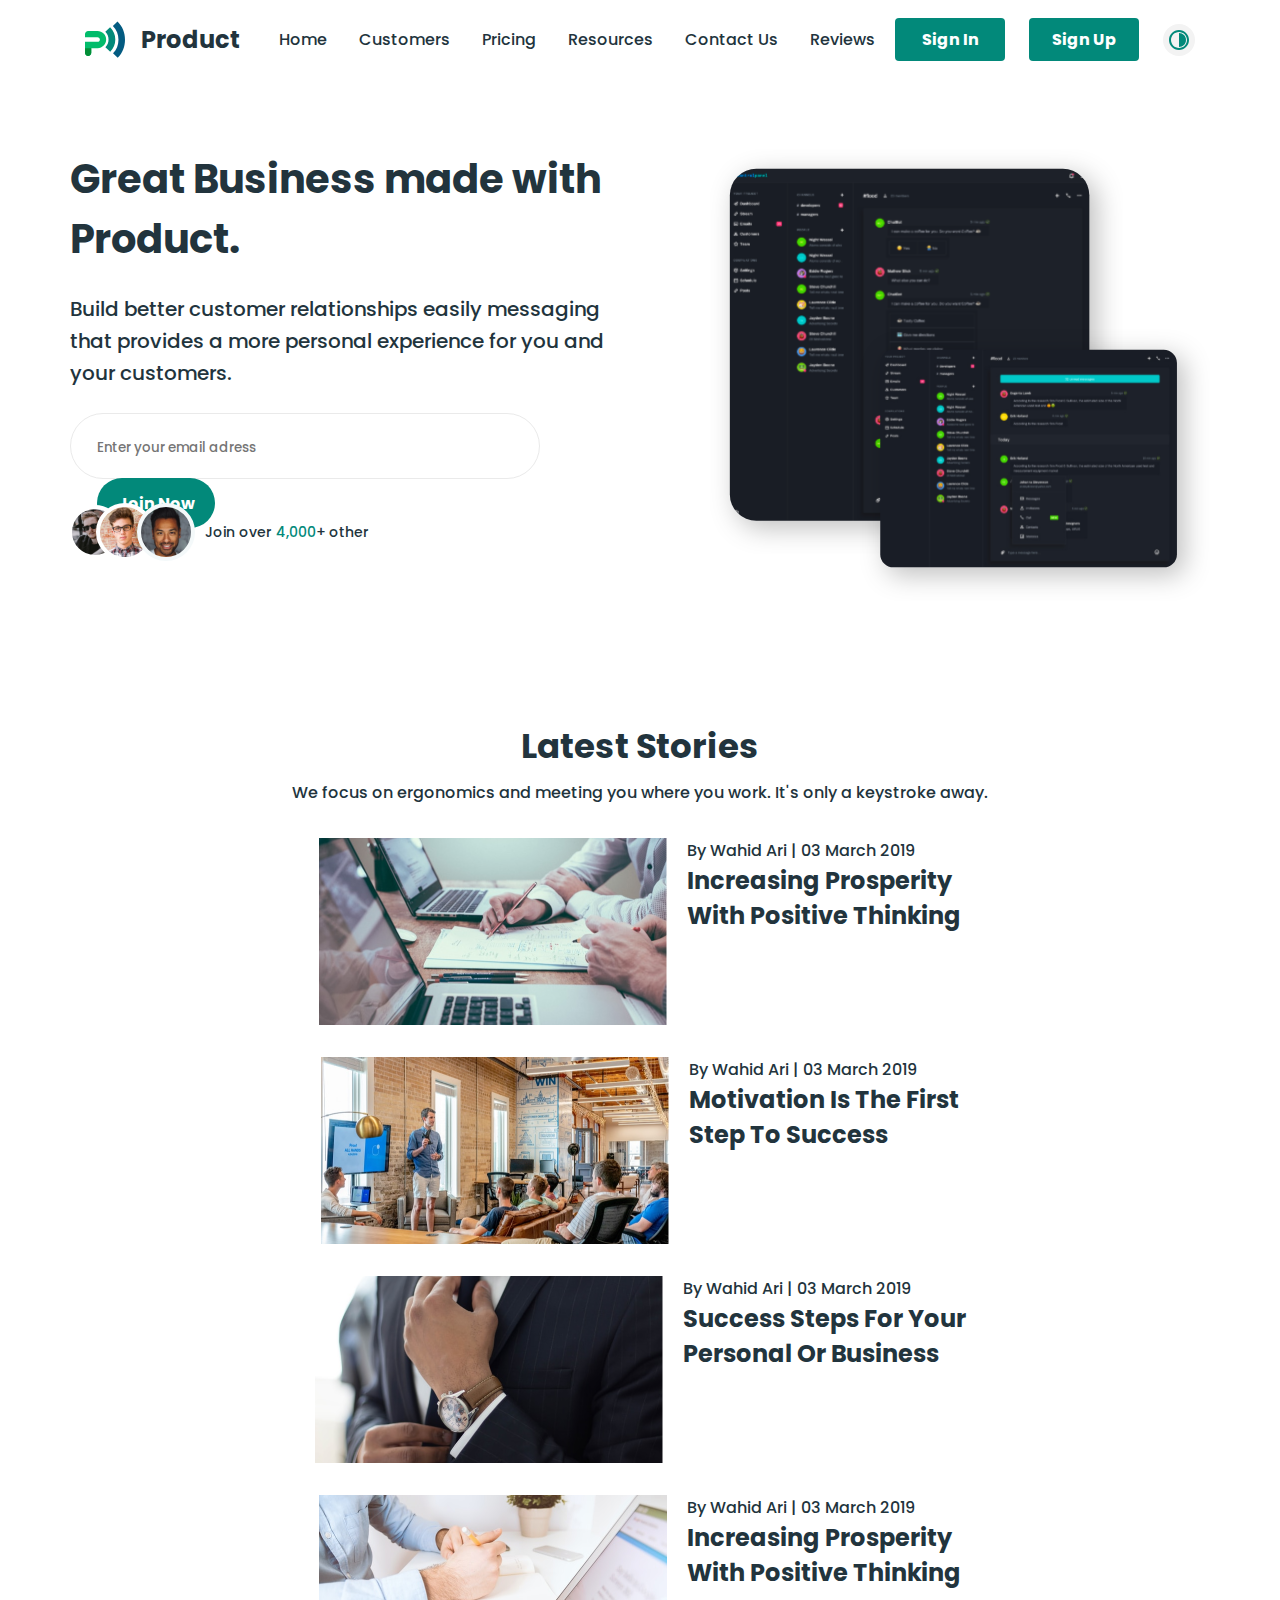
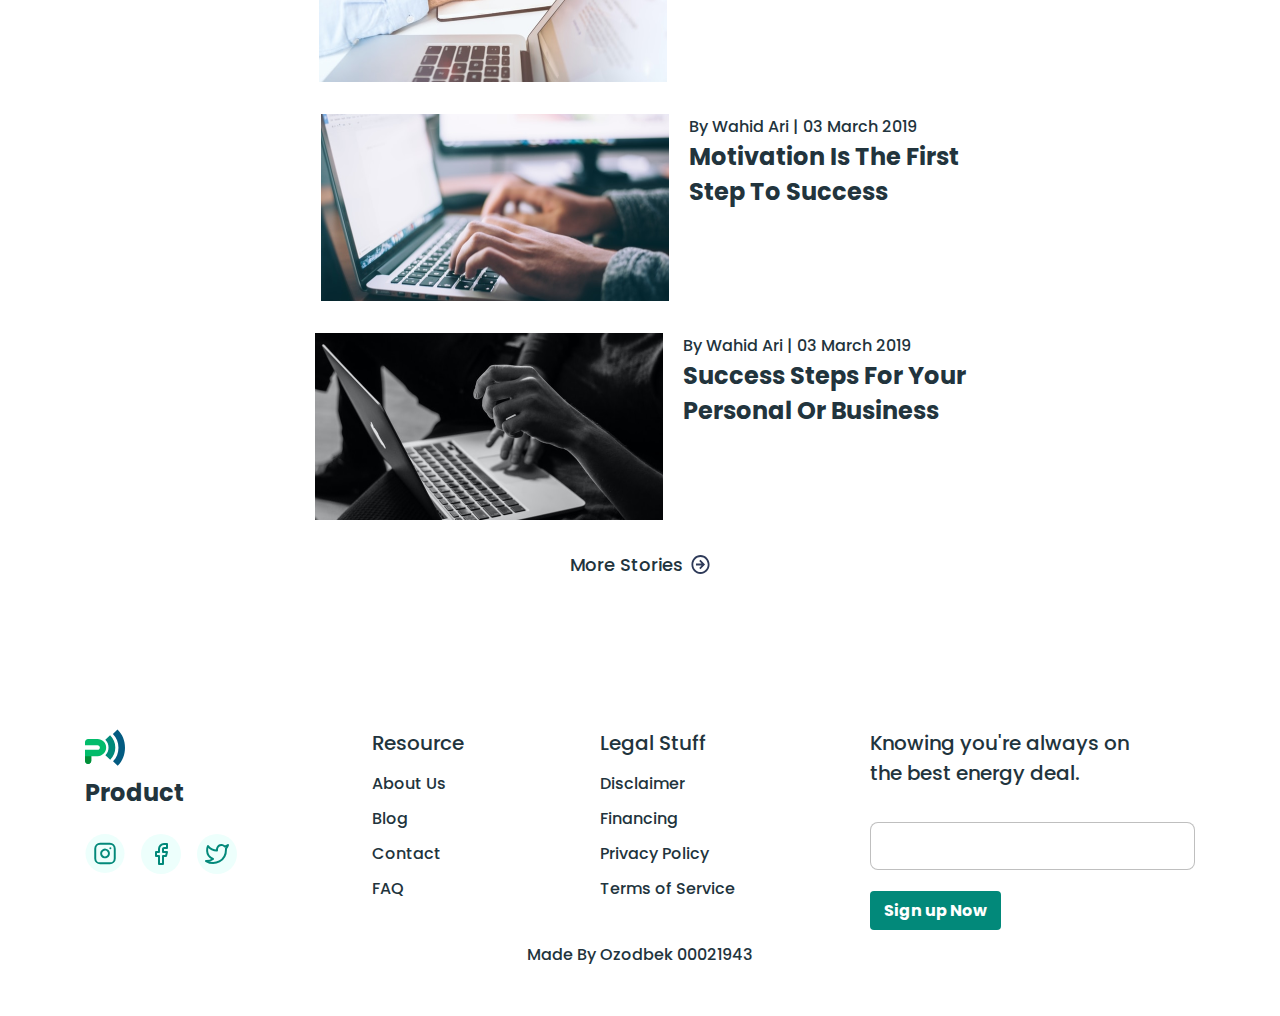
<file: resources.html>
<!DOCTYPE html>
<html lang="en">
<head>
    <meta charset="UTF-8">
    <meta name="viewport" content="width=device-width, initial-scale=1.0">
    <title>Resources</title>
    <link rel="stylesheet" href="./styles/main.css">
    <link rel="stylesheet" href="./styles/adaptation.css">
</head>
<body>
    <header class="container">
        <div class="head-logo">
            <a href="./index.html">
                <img src="./images/logo.svg" alt="logo">
                <h2>Product</h2>
            </a>
        </div>
    
        <div class="burger-menu" id="burger-menu">
            <span></span>
            <span></span>
            <span></span>
        </div>
    
        <div class="mobile-menu" id="mobile-menu">
            <div class="mobile-menu-content">
                <div class="close-mobile-menu" id="close-mobile-menu">&#10006;</div>
                <div class="close-mobile-menu-block">
                    <ul class="nav-list">
                        <li class="nav-item"><a href="./index.html">Home</a></li>
                        <li class="nav-item"><a href="./customers.html">Customers</a></li>
                        <li class="nav-item"><a href="./pricing.html">Pricing</a></li>
                        <li class="nav-item"><a href="./resources.html">Resources</a></li>
                        <li class="nav-item"><a href="./contact_us.html">Contact Us</a></li>
                        <li class="nav-item"><a href="./reviews.html">Reviews</a></li>
                    </ul>
                    <div class="nav-list__btns">
                        <button class="head-sign-in__btn" id="open-popup-SIn">Sign In</button>
                        <button class="head-sign-up__btn" id="open-popup-SUp">Sign Up</button>
                        <button class="dark-theme-btn">
                            <img src="./images/darkmode-logo.svg" alt="dark_theme_logo">
                        </button>
                    </div>
                </div>
            </div>
        </div>
        <!-- SIGN IN -->

        <div class="pop-up" id="SIn-pop-up">
            <div class="sign-in-pop-up-container">
                <div class="pop-up-body">
                    <div class="pop-up-body__title">
                        <div class="pop-up-main-title">
                            <h2>SIGN IN</h2>
                        </div>
                        <div class="close-popup" id="close-popup-SIn">
                            <p>&#10006</p>
                        </div>
                    </div>
                    
                    <form action="" class="registration">
                        <input type="email" placeholder="Email">
                        <input type="password" placeholder="Password">
                        <div class="remember-forgot">
                            <div class="remember-me">
                                <input type="checkbox">
                                <label for="remember">Remember me</label>
                            </div>       
                            <a href="#">Forgot password?</a>
                        </div>
                        <button>Sign In</button>
                    </form>
                </div>
            </div>
        </div>


        <!-- SIGN UP -->

        <div class="pop-up" id="SUp-pop-up">
            <div class="sign-in-pop-up-container">
                <div class="pop-up-body">
                    <div class="pop-up-body__title">
                        <div class="pop-up-main-title">
                            <h2>SIGN UP</h2>
                        </div>
                        <div class="close-popup" id="close-popup-SUp">
                            <p>&#10006</p>
                        </div>
                    </div>
                    
                    <form action="" class="registration">
                        <input type="email" placeholder="Email">
                        <input type="password" placeholder="Password">
                        <div class="remember-forgot">
                            <div class="remember-me">
                                <input type="checkbox">
                                <label for="remember">Remember me</label>
                            </div>       
                            <a href="#">Forgot password?</a>
                        </div>
                        <button>Sign Up</button>
                    </form>
                </div>
            </div>
        </div>
    </header>
    <main>


        <div class="gr-business container">
            <div class="gr-business-text">
                <div class="gr-business__title">
                    <h2>Great Business made with Product.</h2>
                    <p> 
                        Build better customer relationships easily messaging<br>
                        that provides a more personal experience for you and<br>
                        your customers.
                    </p>
                </div>
                <div class="gr-business-feedback">
                    <div class="input-box">
                        <input class="gr-bsnss-input" type="email" placeholder="Enter your email adress">
                        <button>Join Now</button>
                    </div>
                    <div class="feedback-box">
                        <img src="./images/customers.svg" alt="customers-img">
                        <p class="feedback">Join over <span>4,000</span>+ other</p>
                    </div>

                </div>
            </div>
            <img src="./images/great-business.svg" alt="busines-img" class="busines-img">
        </div>


        <div class="latest-stories container">
            <div class="latest-stories-title">
                <h2>Latest Stories</h2>
                <p>
                    We focus on ergonomics and meeting you where you work. It's only a keystroke away. 
                </p>
            </div>

            <div class="latest-stories-cards">

                <!-- 1 -->
                <div class="slider-item">
                    <img src="./images/business1.png" alt="business1-img">
                    <div class="slider-item-text">
                        <p>
                            By <span class="name">Wahid Ari</span> |  03 March 2019
                        </p>
                        <h2>
                            Increasing Prosperity<br>
                            With Positive Thinking
                        </h2>
                    </div>
                </div>


                <!-- 2 -->
                <div class="slider-item">
                    <img src="./images/business2.png" alt="business2-img">
                    <div class="slider-item-text">
                        <p>
                            By <span class="name">Wahid Ari</span> |  03 March 2019
                        </p>
                        <h2>
                            Motivation Is The First<br>
                            Step To Success
                        </h2>
                    </div>
                </div>


                <!-- 3 -->
                <div class="slider-item">
                    <img src="./images/business3.png" alt="business3-img">
                    <div>
                        <p>
                            By <span class="name">Wahid Ari</span> |  03 March 2019
                        </p>
                        <h2>
                            Success Steps For Your<br>
                            Personal Or Business
                        </h2>
                    </div>
                </div>


                <!-- 4 -->
                <div class="slider-item">
                    <img src="./images/business4.png" alt="business4-img">
                    <div class="slider-item-text">
                        <p>
                            By <span class="name">Wahid Ari</span> |  03 March 2019
                        </p>
                        <h2>
                            Increasing Prosperity<br>
                            With Positive Thinking
                        </h2>
                    </div>
                </div>


                <!-- 5 -->
                <div class="slider-item">
                    <img src="./images/business5.png" alt="business5-img">
                    <div class="slider-item-text">
                        <p>
                            By <span class="name">Wahid Ari</span> |  03 March 2019
                        </p>
                        <h2>
                            Motivation Is The First<br>
                            Step To Success
                        </h2>
                    </div>
                </div>


                <!-- 6 -->
                <div class="slider-item">
                    <img src="./images/business6.png" alt="business6-img">
                    <div class="slider-item-text">
                        <p>
                            By <span class="name">Wahid Ari</span> |  03 March 2019
                        </p>
                        <h2>
                            Success Steps For Your<br>
                            Personal Or Business
                        </h2>
                    </div>
                </div>
            </div>

            <div class="more">
                <p>More Stories</p>
                <button>
                    <img src="./images/arrow-right.svg" alt="arrow-right">
                </button>
            </div>
        </div>

        

    </main>
    <footer>
        <div class="footer-text container">
            <div class="footer-logo-column">
                <div class="head-logo">
                    <img src="./images/logo.svg" alt="logo">
                    <h2>Product</h2>
                </div>
                <div class="social-logos-box">
                    <a href="https://www.instagram.com/" target="_blank" class="social-logos">
                        <img src="./images/instagram-logo.svg" alt="instagram">
                    </a>
                    <a href="https://m.facebook.com" target="_blank" class="social-logos">
                        <img src="./images/facebook-logo.svg" alt="facebook">
                    </a>
                    <a href="https://twitter.com/?lang=ru" target="_blank" class="social-logos">
                        <img src="./images/twitter-logo.svg" alt="twitter">
                    </a>
                </div>
            </div>

            <ul class="footer-list">
                <li class="footer-list-item"><h3>Resource</h3></li>
                <li class="footer-list-item"><p>About Us</p></li>
                <li class="footer-list-item"><p>Blog</p></li>
                <li class="footer-list-item"><p>Contact</p></li>
                <li class="footer-list-item"><p>FAQ</p></li>
            </ul>

            <ul class="footer-list">
                <li class="footer-list-item"><h3>Legal Stuff</h3></li>
                <li class="footer-list-item"><p>Disclaimer</p></li>
                <li class="footer-list-item"><p>Financing</p></li>
                <li class="footer-list-item"><p>Privacy Policy</p></li>
                <li class="footer-list-item"><p>Terms of Service</p></li>
            </ul>

            <div class="form">
                <h3>
                    Knowing you're always on<br>
                    the best energy deal. 
                </h3>
                <input type="email">
                <button>Sign up Now</button>
            </div>
        </div>
        <div class="footer-subtitle">
            <p>
                Made By Ozodbek 00021943
            </p>
        </div>
    </footer>
    <script src="./scripts/main.js"></script>
    <script src="./scripts/pop-up.js"></script>
    <script src="./scripts/darkmode.js"></script>
</body>
</html>
</file>
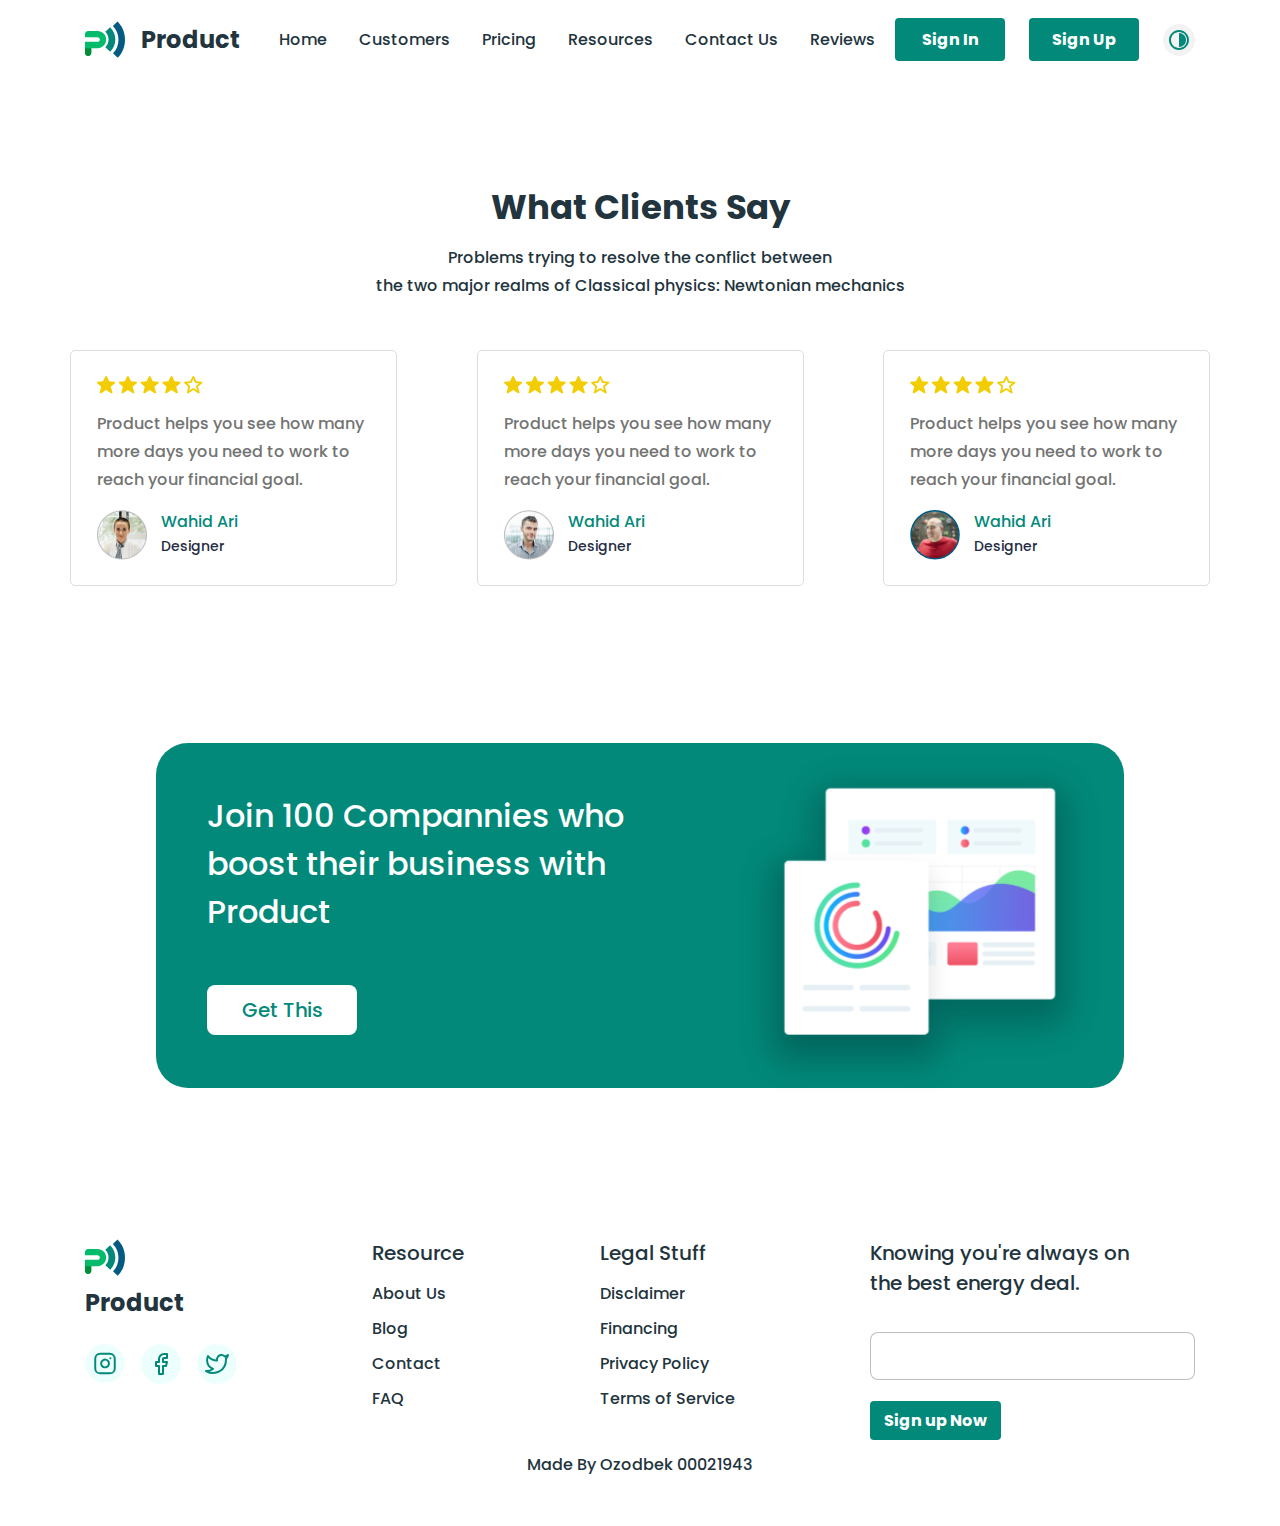
<file: reviews.html>
<!DOCTYPE html>
<html lang="en">

<head>
    <meta charset="UTF-8">
    <meta name="viewport" content="width=device-width, initial-scale=1.0">
    <title>Product</title>
    <link rel="stylesheet" href="./styles/main.css">
    <link rel="stylesheet" href="./styles/adaptation.css">
</head>

<body>
    <header class="container">
        <div class="head-logo">
            <a href="./index.html">
                <img src="./images/logo.svg" alt="logo">
                <h2>Product</h2>
            </a>
        </div>
    
        <div class="burger-menu" id="burger-menu">
            <span></span>
            <span></span>
            <span></span>
        </div>
    
        <div class="mobile-menu" id="mobile-menu">
            <div class="mobile-menu-content">
                <div class="close-mobile-menu" id="close-mobile-menu">&#10006;</div>
                <div class="close-mobile-menu-block">
                    <ul class="nav-list">
                        <li class="nav-item"><a href="./index.html">Home</a></li>
                        <li class="nav-item"><a href="./customers.html">Customers</a></li>
                        <li class="nav-item"><a href="./pricing.html">Pricing</a></li>
                        <li class="nav-item"><a href="./resources.html">Resources</a></li>
                        <li class="nav-item"><a href="./contact_us.html">Contact Us</a></li>
                        <li class="nav-item"><a href="./reviews.html">Reviews</a></li>
                    </ul>
                    <div class="nav-list__btns">
                        <button class="head-sign-in__btn" id="open-popup-SIn">Sign In</button>
                        <button class="head-sign-up__btn" id="open-popup-SUp">Sign Up</button>
                        <button class="dark-theme-btn">
                            <img src="./images/darkmode-logo.svg" alt="dark_theme_logo">
                        </button>
                    </div>
                </div>
            </div>
        </div>
        <!-- SIGN IN -->

        <div class="pop-up" id="SIn-pop-up">
            <div class="sign-in-pop-up-container">
                <div class="pop-up-body">
                    <div class="pop-up-body__title">
                        <div class="pop-up-main-title">
                            <h2>SIGN IN</h2>
                        </div>
                        <div class="close-popup" id="close-popup-SIn">
                            <p>&#10006</p>
                        </div>
                    </div>
                    
                    <form action="" class="registration">
                        <input type="email" placeholder="Email">
                        <input type="password" placeholder="Password">
                        <div class="remember-forgot">
                            <div class="remember-me">
                                <input type="checkbox">
                                <label for="remember">Remember me</label>
                            </div>       
                            <a href="#">Forgot password?</a>
                        </div>
                        <button>Sign In</button>
                    </form>
                </div>
            </div>
        </div>


        <!-- SIGN UP -->

        <div class="pop-up" id="SUp-pop-up">
            <div class="sign-in-pop-up-container">
                <div class="pop-up-body">
                    <div class="pop-up-body__title">
                        <div class="pop-up-main-title">
                            <h2>SIGN UP</h2>
                        </div>
                        <div class="close-popup" id="close-popup-SUp">
                            <p>&#10006</p>
                        </div>
                    </div>
                    
                    <form action="" class="registration">
                        <input type="email" placeholder="Email">
                        <input type="password" placeholder="Password">
                        <div class="remember-forgot">
                            <div class="remember-me">
                                <input type="checkbox">
                                <label for="remember">Remember me</label>
                            </div>       
                            <a href="#">Forgot password?</a>
                        </div>
                        <button>Sign Up</button>
                    </form>
                </div>
            </div>
        </div>
    </header>
    <main>
        <div class="feedbacks container">
            <div class="feedbacks-title">
                <h2>What Clients Say</h2>
                <p>
                    Problems trying to resolve the conflict between<br>
                    the two major realms of Classical physics: Newtonian mechanics
                </p>
            </div>
            <div class="feedbacks-box">
                <div class="feedback-box__item">
                    <img src="./images/stars.svg" alt="feedback-stars">
                    <p>
                        Product helps you see how many<br>
                        more days you need to work to<br>
                        reach your financial goal.
                    </p>
                    <div class="feedback-user">
                        <img src="./images/woman.png" alt="profile-img" class="profile-img">
                        <div class="user-info">
                            <h3>Wahid Ari</h3>
                            <p>Designer</p>
                        </div>
                    </div>
                </div>

                <div class="feedback-box__item">
                    <img src="./images/stars.svg" alt="feedback-stars">
                    <p>
                        Product helps you see how many<br>
                        more days you need to work to<br>
                        reach your financial goal.
                    </p>
                    <div class="feedback-user">
                        <img src="./images/man.png" alt="profile-img" class="profile-img">
                        <div class="user-info">
                            <h3>Wahid Ari</h3>
                            <p>Designer</p>
                        </div>
                    </div>
                </div>

                <div class="feedback-box__item">
                    <img src="./images/stars.svg" alt="feedback-stars">
                    <p>
                        Product helps you see how many<br>
                        more days you need to work to<br>
                        reach your financial goal.
                    </p>
                    <div class="feedback-user">
                        <img src="./images/old-man.svg" alt="profile-img" class="profile-img">
                        <div class="user-info">
                            <h3>Wahid Ari</h3>
                            <p>Designer</p>
                        </div>
                    </div>
                </div>
            </div>
        </div>

        <div class="join-banner">
            <div class="join-table">
                <div class="join-table__title">
                    <h2>
                        Join 100 Compannies who<br>
                        boost their business with<br>
                        Product
                    </h2>
                    <button>
                        Get This
                    </button>
                </div>
                <img src="./images/join-banner-img.svg" alt="join-banner">
            </div>
        </div>
    </main>
    <footer>
        <div class="footer-text container">
            <div class="footer-logo-column">
                <div class="head-logo">
                    <img src="./images/logo.svg" alt="logo">
                    <h2>Product</h2>
                </div>
                <div class="social-logos-box">
                    <a href="https://www.instagram.com/" target="_blank" class="social-logos">
                        <img src="./images/instagram-logo.svg" alt="instagram">
                    </a>
                    <a href="https://m.facebook.com" target="_blank" class="social-logos">
                        <img src="./images/facebook-logo.svg" alt="facebook">
                    </a>
                    <a href="https://twitter.com/?lang=ru" target="_blank" class="social-logos">
                        <img src="./images/twitter-logo.svg" alt="twitter">
                    </a>
                </div>
            </div>

            <ul class="footer-list">
                <li class="footer-list-item">
                    <h3>Resource</h3>
                </li>
                <li class="footer-list-item">
                    <p>About Us</p>
                </li>
                <li class="footer-list-item">
                    <p>Blog</p>
                </li>
                <li class="footer-list-item">
                    <p>Contact</p>
                </li>
                <li class="footer-list-item">
                    <p>FAQ</p>
                </li>
            </ul>

            <ul class="footer-list">
                <li class="footer-list-item">
                    <h3>Legal Stuff</h3>
                </li>
                <li class="footer-list-item">
                    <p>Disclaimer</p>
                </li>
                <li class="footer-list-item">
                    <p>Financing</p>
                </li>
                <li class="footer-list-item">
                    <p>Privacy Policy</p>
                </li>
                <li class="footer-list-item">
                    <p>Terms of Service</p>
                </li>
            </ul>

            <div class="form">
                <h3>
                    Knowing you're always on<br>
                    the best energy deal.
                </h3>
                <input type="email">
                <button>Sign up Now</button>
            </div>
        </div>
        <div class="footer-subtitle">
            <p>
                Made By Ozodbek 00021943
            </p>
        </div>
    </footer>
    <script src="./scripts/main.js"></script>
    <script src="./scripts/pop-up.js"></script>
    <script src="./scripts/darkmode.js"></script>
</body>

</html>
</file>
<file: styles/main.css>
@import "fonts.css";
@import "adaptation.css";

*{
    margin: 0;
    padding: 0;
    box-sizing: border-box;
}

body{
    font-family: 'poppinsRegular', sans-serif;
    background-color: #fff;
    color: #22343D;
    transition: all 0.5s ease;
}

/* Responsive adjustments */
.container {
  width: 100%;
  padding-right: 15px;
  padding-left: 15px;
  margin-right: auto;
  margin-left: auto;
}

img {
  max-width: 100%;
  height: auto;
}

.banner,
.features-items,
.management,
.customer-support,
.collaborative,
.pricing-tables,
.feedbacks-box,
.footer-text,
.our-clients,
.why-choose,
.how-work,
.contact-us,
.pricing,
.gr-business,
.latest-stories,
.feedbacks {
  display: flex;
  flex-wrap: wrap;
}

.our-clients,
.why-choose,
.how-work,
.contact-us,
.pricing,
.gr-business,
.latest-stories,
.feedbacks {
  padding: 50px 0;
}

.gr-business {
  display: flex;
  flex-direction: column;
  align-items: center;
}

.our-clients__logos,
.choose-options,
.steps-box,
.map-box,
.send-message,
.accordion,
.slider-item,
.feedback-box__item,
.input-box,
.latest-stories-cards,
.feedbacks-box {
  display: flex;
  flex-wrap: wrap;
  justify-content: center;
  gap: 20px;
}

.steps__item {
  display: flex;
  align-items: center;
  gap: 30px;
}

@media (max-width: 767px) {
  .navbar {
    display: none;
  }

  .burger-menu {
    display: flex;
  }
}

@media (max-width: 768px) {
  .our-clients,
  .why-choose,
  .how-work,
  .contact-us,
  .pricing,
  .gr-business,
  .latest-stories,
  .feedbacks {
    padding: 30px 0;
  }
}

@media (min-width: 992px) {
  .gr-business {
    flex-direction: row;
    justify-content: space-between;
    align-items: flex-start;
  }

  .gr-business-text {
    width: 50%;
  }

  .busines-img {
    width: 45%;
    height: auto;
  }
}


input{
    font-family: poppinsNormal;
}

.dark-theme{
    background-color: #1F2E35;
    color:#fff;
}

.dark-theme a{
    text-decoration: none;
    color:#fff;
}

.container{
    max-width: 1110px;
    width: 100%;
    margin: 0 auto;
}

.none{
    display: none;
}

li{
    list-style-type: none;
}

a{
    text-decoration: none;
    color:#22343D;
}

button{
    cursor: pointer;
    font-size: 16px;
    color:#fff;
    background-color: #02897A;
    font-family: poppinsBold;
    font-weight: 600;
    border: none;
    border-radius: 4px;
    transition: all ease 0.3s;
}

button:hover{
    background-color: #fff;
    border: 1px solid #BCD0E5;
    color:#173A56;
}

h2{
    font-family: poppinsBold;
}

p{
    font-family: poppinsNormal;
}


/* ================ HEADER ================ */

header{
    padding: 18px 0;
    display: flex;
    flex-direction: row;
    justify-content: space-between;
    align-items: center;
}

.head-logo a{
    display: flex;
    flex-direction: row;
    align-items: center;
    gap: 16px;
}

.head-logo img{
    width: 40px;
    height: 40px;
}

.head-logo h2{
    font-family: poppinsBold;
    font-weight: 700;
}

.navbar{
    display: flex;
    flex-direction: row;
    align-items: center;
    justify-items: center;
    gap: 24px;
}

.nav-list{
    display: flex;
    flex-direction: row;
    align-items: center;
    justify-items: space-between;
    align-items: center;
    gap: 32px;
}

.nav-item a{
    font-family: poppinsNormal;
    font-size: 16px;
    line-height: 28px;
    transition: all ease 0.3s;
}

.nav-item a:hover{
    text-shadow: 0px 0px 1px#000;
}

.nav-list__btns{
    display: flex;
    flex-direction: row;
    align-items: center;
    justify-items: center;
    gap: 24px;
}

.head-sign-in__btn{
    width: 110px;
    height: 43px;
    
}

.head-sign-up__btn{
    width: 110px;
    height: 43px;
}

.dark-theme-btn{
    width: 32px;
    height: 32px;
    border:none;
    background-color: transparent;
    transition: all ease 0.3s;
}

.dark-theme-btn:hover{
    background-color: transparent;
    transform: scale(1.2);
    border:none;
}

.close-mobile-menu{
    display: none;
}

.close-mobile-menu-block{
    display: flex;
    gap: 20px;
}

@media screen and (max-width: 768px) {
    .close-mobile-menu-block{
        display: flex;
        flex-direction: column;
    }
    .close-mobile-menu-block{
    display: flex;
    gap: 20px;
    }
    .close-mobile-menu{
        display:block;
    }
    .navbar {
        display: none;
    }

    .burger-menu {
        display: flex;
        flex-direction: column;
        cursor: pointer;
        z-index: 1000;
    }

    .burger-menu span {
        width: 25px;
        height: 3px;
        background-color: black;
        margin: 3px 0;
        transition: 0.4s;
    }

    .mobile-menu {
        position: fixed;
        top: 0;
        left: -100%;
        width: 70%;
        height: 100%;
        background-color: white;
        transition: 0.5s;
        z-index: 999;
        box-shadow: 2px 0 5px rgba(0,0,0,0.1);
    }

    .mobile-menu.active {
        left: 0;
    }

    .mobile-menu-content {
        display: flex;
        flex-direction: column;
        padding: 20px;
        height: 100%;
        justify-content: flex-start;
    }

    .nav-list {
        flex-direction: column;
        align-items: flex-start;
        gap: 20px;
        margin-top: 50px;
    }

    .nav-list__btns {
        flex-direction: column;
        align-items: stretch;
        gap: 10px;
        margin-top: auto;
    }
 
    .head-sign-in__btn,
    .head-sign-up__btn {
        width: 100%;
        height: 50px;
    }

    .close-mobile-menu {
        align-self: flex-end;
        font-size: 24px;
        cursor: pointer;
    }
}

/* =========== LOGIN BUTTONS ============ */

.pop-up{
    display: none;
    transition: all ease 0.3s;
    width: 100%;
    height: 100%;
    position: fixed;
    top: 0;
    left: 0;
    background-color: transparent;
    backdrop-filter: blur(10px);
    background-color: #00000070;
    z-index: 9999;
}


.sign-in-pop-up-container{
    display: flex;
    width: 100%;
    height: 100%;
}

.pop-up-body{
    margin: auto;
    width: 500px;
    background-color: #fff;
    border-radius: 10px;
    padding: 40px 50px;
    position: relative;
    display: flex;
    flex-direction: column;
}

.pop-up-body input:focus{
    outline:none;
}

.pop-up-body__title{
    color:#22343D;
    display: flex;
    flex-direction: row;
    justify-content: space-between;
    padding-bottom: 30px;
}

.close-popup{
    padding: 2px 0 0 5px;
    width: 20px;
    height: 20px;
    background-color: rgb(190, 0, 0);
    border-radius: 10px;
    transition: all ease 0.3s;
}

.close-popup p{
    color:#fff;
    font-size: 12px;
}

.close-popup:hover{
    cursor: pointer;
    background-color: rgb(255, 0, 0);
}

.registration{
    display: flex;
    flex-direction: column;
    justify-content: center;
    align-items: center;
    gap: 30px;
}

.registration input{
    width: 100%;
    height: 40px;
    border: 1px solid #ccc;
    border-radius: 20px;
    padding: 10px 15px;
}

.remember-forgot{
    color:#22343D;
    display: flex;
    flex-direction: row;
    justify-content: space-between;
    align-items: center;
    gap: 140px;
}

.remember-me{
    display: flex;
    flex-direction: row;
    align-items: center;
    justify-items: space-between;
    gap: 10px;
}

.remember-me input{
    height: 12px;
    width: 12px;
    accent-color: #02897A;
}

.remember-me label{
    font-family: poppinsNormal;
    font-size: 14px;
    line-height: 24px;
}

.remember-forgot a{
    color:#22343D;
    font-family: poppinsNormal;
    font-size: 14px;
    line-height: 24px;
}

.remember-forgot a:hover{
    text-decoration: underline;
}

.registration button{
    width: 170px;
    height: 43px;
    margin-bottom: 20px;
}

/* ================ PRODUCT PAGE ================ */

.banner{
    padding:25px 0;
    display: flex;
    flex-direction: row;
    justify-content: space-between;
    align-items: center;
}

.banner__text{
    display: flex;
    flex-direction: column;
    gap:18px
}

.banner__text h2{
    font-family: poppinsBold;
    font-size: 40px;
    font-weight: 700;
    line-height: 60px;
}

.banner__text p{
    font-family: poppinsNormal;
    font-size: 18px;
    line-height: 28px;
}

.banner-text_btns{
    padding: 27px 0;
    display: flex;
    flex-direction: row;
    align-items: center;
    gap: 30px;
}

.banner-text_btns button{
    width: 175px;
    height: 53px;
}

.watch-video{
    display: flex;
    flex-direction: row;
    align-items: center;
    transition: color ease 0.3s;
    transition: transform ease 0.3s;
}

.watch-video img{
    height:20px;
    width:20px;
}

.watch-video:hover{
    transform: scale(1.05);
}

.watch-video p{
    font-family: poppinsNormal;
    font-size: 16px;
    line-height: 24px;
    color:#02897A;
    text-decoration: underline  #02897A;
    padding:8px;
}

.features{
    display: flex;
    flex-direction: column;
}

.features h2{
    text-align: center;
    font-family: poppinsBold;
    font-size: 32px;
    font-weight: 700;
    line-height: 48px;
    padding:66px;
}

.features-items{
    display: flex;
    flex-direction: row;
    justify-content: space-between;
    align-items: center;
    gap: 46px;
}

.feature-logo{
    height: 18px;
    width: auto;
}

.logo-cursor{
    width: 50px;
    height: 50px;
    border-radius: 18px;
    box-shadow: 0px 4px 4px rgba(0, 0, 0, 0.250);
    background-color: #02897A;
    transition: transform ease 0.3s;
    display: flex;
    justify-content: center;
    align-items: center;
}

.logo-cursor:hover{
    transform: translateY(-5px);
}

.logo-snake{
    width: 50px;
    height: 50px;
    border-radius: 18px;
    box-shadow: 0px 4px 4px rgba(0, 0, 0, 0.250);
    background-color: #4D8DFF;
    transition: transform ease 0.3s;
    display: flex;
    justify-content: center;
    align-items: center;
}

.logo-snake:hover{
    transform: translateY(-5px);
}

.logo-heart{
    width: 50px;
    height: 50px;
    border-radius: 18px;
    box-shadow: 0px 4px 4px rgba(0, 0, 0, 0.250);
    background-color: #740A76;
    transition: transform ease 0.3s;
    display: flex;
    justify-content: center;
    align-items: center;
}

.logo-heart:hover{
    transform: translateY(-5px);
}

.logo-time{
    width: 50px;
    height: 50px;
    border-radius: 18px;
    box-shadow: 0px 4px 4px rgba(0, 0, 0, 0.250);
    background-color: #F03E3D;
    transition: transform ease 0.3s;
    display: flex;
    justify-content: center;
    align-items: center;
}

.logo-time:hover{
    transform: translateY(-5px);
}

.features-item__title{
    font-size: 22px;
    font-family: poppinsBold;
    line-height: 33px;
    padding: 30px 0 13px 0;
}

.features-item__text{
    font-size: 16px;
    font-family: poppinsNormal;
    line-height: 26px;
}

.feat__btn{
    display: flex;
    justify-content: center;
    align-items: center;
    padding: 34px 0 90px 0;
}

.features__btn{
    width: 175px;
    height: 53px;
}

.provides{
    display: flex;
    flex-direction: column;
    align-items: center;
    justify-items: center;
    justify-content: space-between;
    gap: 150px;
    padding:150px 0;
}

.provides-text h2{
    font-family: poppinsBold;
    font-size: 32px;
    line-height: 48px;
    padding-bottom:23px;
}


.provides-text h3{
    font-family: poppinsBold;
    font-size: 16px;
    line-height: 26px;
    padding-bottom: 12px;
}


.provides-text p{
    font-family: poppinsNormal;
    font-size: 16px;
    line-height: 26px;
    padding-bottom: 25px;
}

.management{
    display: flex;
    flex-direction: row;
    justify-content: space-between;
    align-items: center;
    gap: 84px;
}

.collaborative{
    display: flex;
    flex-direction: row;
    justify-content: space-between;
    align-items: center;
    gap: 84px;
}

.customer-support{
    display: flex;
    flex-direction: row;
    justify-content: space-between;
    align-items: center;
    gap: 94px;
}

.customer-support-list{
    display: flex;
    flex-direction: column;
    gap: 30px;
}

.customer-support-list li{
    display: flex;
    flex-direction: row;
    gap: 30px;
}

.customer-support-list p{
    font-family: poppinsNormal;
    font-size: 16px;
    line-height: 26px;
    padding-bottom: 0;
}

.pricing{
    display: flex;
    flex-direction: column;
    padding-top: 50px;
    padding-bottom: 150px;
}

.pricing-title{
    text-align: center;
    padding-bottom: 50px;
}

.pricing-title h4{
    font-size: 24px;
    line-height: 36px;
    padding-bottom: 32px;
}

.pricing-title h2{
    font-size: 34px;
    line-height: 51px;
    font-family: poppinsBold;
    padding-bottom: 8px;
}

.pricing-title p{
    font-size: 16px;
    line-height: 24px;
    font-family: poppinsNormal;
}

.pricing-tables{
    display: flex;
    flex-direction: row;
    justify-content: space-between;
    gap:71px;
}

.pricing-item{
    background-color: #fff;
    height: 456px;
    width: 323px;
    box-shadow: 0px 2px 10px #00000040;
    border-radius: 8px;
    padding:24px 70px;
    display: flex;
    flex-direction: column;
    align-items: center;
}

.pricing-item h2{
    color:#22343D;
    font-family: poppinsBold;
    font-size: 24px;
    line-height: 40px;
    text-align: center;
}

.pricing-item p{
    color:#22343D;
    font-family: poppinsNormal;
    font-size: 16px;
    line-height: 40px;
    text-align: center;
}

.prices{
    display: flex;
    flex-direction: row;
    gap:8px;
    padding:16px 0;
}

.prices h2{
    color:#02897A;
    font-family: poppinsBold;
    font-size: 76px;
    line-height: 100px;
}

.price{
    display: flex;
    flex-direction: column;
    gap:4px;
    justify-content: center;
}

.price h2{
    text-align:start;
    color:#02897A;
    font-family: poppinsBold;
    font-size: 24px;
    line-height: 30px;
}

.price p{
    font-family: poppinsNormal;
    font-size: 16px;
    line-height: 19px;
    color:#AFAFAF;
}

.price-list{
    display: flex;
    flex-direction: column;
    align-items: center;
    gap: 16px;
}

.price-list li{
    color:#22343D;
    font-size: 16px;
    line-height: 22px;
    font-family: poppinsNormal;
}

.pricing__btn{
    width: 139px;
    height: 44px;
    display: flex;
    justify-content: center;
    align-items: center;
    justify-self: end;
    margin: 38px 0 8px 0;
}

.pricing-green{
    color:#fff;
    background-color: #02897A;
}

.pricing-green h2{
    color:#fff;
}

.pricing-green p{
    color:#fff;
}

.pricing-green li{
    color:#FFFFFF;
}

.pricing-green button{
    background-color:#fff;
    color:#02897A;
    transition: all ease 0.3s;
}

.pricing-green button:hover{
    background-color:#ffffff;
    color:#173A56;
}

.feedbacks{
    padding: 100px 0 120px 0;
    display: flex;
    flex-direction: column;
    padding-bottom: 157px;
}

.feedbacks-title{
    display: flex;
    flex-direction: column;
    gap:8px;
    padding-bottom: 50px;
}

.feedbacks-title h2{
    text-align: center;
    font-size: 34px;
    line-height: 57px;
}


.feedbacks-title p{
    text-align: center;
    font-size: 16px;
    line-height: 28px;
}

.feedbacks-box{
    display: flex;
    flex-direction: row;
    justify-content: space-between;
    gap: 64px;
}

.feedback-box__item{
    background-color: #fff;
    display: flex;
    flex-direction: column;
    gap: 16px;
    padding: 24px 26px;
    border: 1px solid #DEDEDE;
    border-radius: 5px;
    height: 236px;
    width: 327px;
}

.feedback-box__item img{
    width: 106px;
}

.feedback-box__item p{
    font-family: poppinsNormal;
    font-size: 16px;
    line-height: 28px;
    color:#737373;
}

.feedback-user{
    display: flex;
    flex-direction: row;
    gap: 14px;
}

.feedback-user img{
    width: 50px;
    height: 50px;
}

.user-info{
    display: flex;
    flex-direction: column;
}

.user-info h3{
    color:#02897A;
    font-family: poppinsNormal;
    font-size: 16px;
    line-height: 24px;
}

.user-info p{
    font-family: poppinsNormal;
    font-size: 14px;
    line-height: 24px;
    color:#252B42;
}

.join-banner{
    display: flex;
    justify-content: center;
    padding-bottom: 150px;
}

.join-table{
    width: 968px;
    height: 345px;
    background-color: #02897A;
    border:none;
    border-radius: 32px;
    display: flex;
    flex-direction: row;    
    gap: 110px;
}

.join-table img{
    width: 371px;
    height: 351px;
}

.join-table__title{
    padding: 49px 0 0 51px;
}

.join-table__title h2{
    font-family: poppinsNormal;
    font-size: 32px;
    line-height: 48px;
    color:#fff;
}

.join-table__title button{
    width: 150px;
    height: 50px;
    background-color: #fff;
    margin-top: 49px;
    color:#02897A;
    font-family: poppinsNormal;
    font-size: 20px;
    border-radius: 8px;
    transition: all ease 0.3s;
}

.join-table__title button:hover{
    transform: scale(1.1);
}


/* ================ FOOTER ================ */

.footer-logo-column{
    display: flex;
    flex-direction: column;
    gap: 24px;
}

.social-logos-box{
    display: flex;
    flex-direction: row;
    gap: 16px;
}

.footer-text{
    display: flex;
    flex-direction: row;
    justify-content: space-between;
    padding-bottom: 10px;
}

.social-logos{
    transition: all ease 0.3s;
}

.social-logos:hover{
    transform:translateY(-5px)
}

.social-logos img{
    width: 40px;
    height: 40px;
}

.footer-list{
    display: flex;
    flex-direction: column; 
}

.footer-list h3{
    font-family: poppinsNormal;
    font-size: 20px;
    line-height: 30px;
    padding-bottom: 8px;
}

.footer-list p{
    font-family: poppinsNormal;
    font-size: 16px;
    line-height: 35px;
}

.form{
    display: flex;
    flex-direction: column;
    gap: 21px;
}

.form h3{
    font-family: poppinsNormal;
    font-size: 20px;
    line-height: 30px;
    padding-bottom: 13px;
}

.form input{
    width: 325px;
    height: 48px;
    border-radius: 8px;
    padding: 10px 15px;
    border: 1px solid #00000040;
    outline:none;
}

.form button{
    width: 131px;
    height: 39px;
}

.footer-subtitle p{
    text-align: center;
    font-family: poppinsNormal;
    font-size: 16px;
    line-height: 30px;
    padding-bottom: 46px;
}

.enterprice{
    display: flex;
    justify-content: center;
    align-items: center;
    flex-direction: column;
    padding-bottom: 200px;
}

.enterprice h4{
    font-family: poppinsNormal;
    font-size: 24px;
    line-height: 36px;
    padding-bottom: 16px;
}

.enterprice h2{
    font-family: poppinsBold;
    font-size: 34px;
    line-height: 51px;
    padding-bottom: 8px;
}

.enterprice p{
    font-family: poppinsNormal;
    font-size: 18px;
    line-height: 27px;
    padding-bottom: 32px;
}

.enterprice button{
    width: 224px;
    height: 44px;
}



.list-item__title{
    display: flex;
    align-items: center;
    flex-direction: row;
    gap: 14px;
}

.list-item__title h3{
    font-family: poppinsBold;
    font-size: 24px;
    line-height: 36px;
}

.line{
    width: 100%;
    height: 1px;
    background-color: #00000040;
}

.accordion{
    display: flex;
    flex-direction: column;
    gap: 16px;
    padding-bottom: 150px;
}

.accordion-title{
    display: flex;
    flex-direction: column;
    gap:8px;
    padding-bottom: 50px;
    text-align: center;
}

.accordion-title h3{
    font-family: poppinsBold;
    font-size: 34px;
    line-height: 51px;
}

.accordion-title p{
    font-family: poppinsNormal;
    font-size: 18px;
    line-height: 27px;
}

.question{
    cursor: pointer;
    display: flex;
    flex-direction: row;
    align-items: center;
    gap: 16px;
    padding-bottom: 10px;
    position: relative;
}

.question p{
    
    font-family: poppinsNormal;
    font-size: 18px;
    line-height: 27px;
}

.question button{

    height: 24px;
    width: 24px;
    border-radius: 12px;
    display: flex;
    align-items: center;
    justify-content: center;
}

.question button:hover{
    background-color: #02897A;
    transform:scale(1.1)
}

.btn-line1{
    width: 12px;
    height: 3px;
    background-color:#fff;
    position: absolute;
}

.btn-line2{
    width: 12px;
    height: 3px;
    transform: rotate(90deg);
    background-color:#fff;
    position: absolute;
    transition: all ease 0.3s;
}

.accordion .content-container .answer{
    
    font-family: poppinsNormal;
    font-size: 16px;
    line-height: 24px;

    height: 0;
    overflow: hidden;
    transition: 0.3s;
}

/* =================== JS Styling link ===================== */

.accordion .content-container.active .answer{
    height: 80px;
}

.accordion .content-container.active .question button .btn-line2{
    transform: rotate(0deg);
    transition: 0.3s;
}

/* ==================== RESOURCES PAGE ===================== */

.gr-business{
    display: flex;
    flex-direction: row;
    padding-bottom: 46px;
    padding: 70px 0;
    gap:46px;
}

.gr-business-text{
    display: flex;
    flex-direction: column;
    gap: 24px;
}

.gr-business__title{
    display: flex;
    flex-direction: column;
    gap:24px;
}

.busines-img{
    width: 500px;
    height: auto;
}

.gr-business__title h2{
    font-family: poppinsBold;
    font-size: 40px;
    line-height: 60px;
}

.gr-business__title p{
    font-family: poppinsNormal;
    font-size: 20px;
    line-height: 32px;
}

.gr-business-feedback{
    display: flex;
    flex-direction: column;
    gap: 24px;
}

.input-box{
    display: flex;
    flex-direction: row;
    justify-content: space-between;
    justify-items: center;
    align-items: center;
    padding: 24px 8px 24px 26px;
    width: 470px;
    height: 66px;
    border: 1px solid #EAEAEA;
    border-radius: 40px;
}

.gr-bsnss-input{
    border:none;
    width: 300px;
    background-color: transparent;
}

.gr-bsnss-input:focus{
    outline:none;
}

.input-box button{
    display: flex;
    align-items: center;
    justify-content: center;
    width: 118px;
    height: 50px;
    border-radius: 35px;
}

.feedback-box{
    display: flex;
    flex-direction: row;    
    gap: 10px;
    align-items: center;
}

.feedback{
    font-family: poppinsNormal;
    font-size: 14px;
    line-height: 21px;
}

.feedback span{
    color:#02897A;
}

.latest-stories{
    display: flex;
    flex-direction: column;
    gap: 32px;
    padding-bottom: 150px;
}

.latest-stories-title{
    display: flex;
    flex-direction: column;
    gap: 8px;
}

.latest-stories-title h2{
    text-align: center;
    font-family: poppinsBold;
    font-size: 34px;
    line-height: 51px;
}

.latest-stories-title p{
    text-align: center;
    font-family: poppinsNormal;
    font-size: 16px;
    line-height: 26px;
}

.latest-stories-cards{
    display: flex;
    flex-direction: row;
    flex-wrap: wrap;
    gap: 32px;
}

.more{
    display: flex;
    justify-content: center;
    align-items: center;
    flex-direction: row;
    gap:8px;
}

.more p{
    font-family: poppinsNormal;
    font-size: 18px;
    line-height: 26px;
}

.more button{
    width: 20px;
    height: 20px;
    background-color: transparent;
    border:none;
    transition: all ease 0.3s;
}

.more button:hover{
    transform: scale(1.1);
}

.contact-us{
    padding: 100px 0 120px 0;
    display: flex;
    flex-direction:column;
    gap:55px;
}

.contact-us__title{
    display: flex;
    flex-direction: column;
    gap: 40px;
}

.contact-us__title h3{
    text-align: center;
    font-family: poppinsBold;
    font-size: 34px;
    line-height: 57px;
}

.contact-us__title p{
    text-align: center;
    font-family: poppinsNormal;
    font-size: 18px;
    line-height: 28px;
}

.contact-us__links{
    display: flex;
    flex-direction: row;
    justify-content: center;
    gap: 20px;
}

.map{
    display: flex;
    align-items: center;
    justify-content: center;
    justify-items: center;
    padding: 60px 0;
}

.map-box{
    width: 871px;
    height: 323px;
    border:none;
    border-radius: 16px;
}

.send-message{
    max-width:871px;
    margin: auto;
    display: flex;
    flex-direction: column;
    gap: 45px;
    padding:50px;
    border-radius: 16px;
    border: 1px solid #88888840;
    background-color: #ffffff15;
    margin-bottom: 150px;
}

.send-message h3{
    text-align: center;
    font-family: poppinsBold;
    font-size: 24px;
    line-height: 33px;
}

.send-message input{
    font-family: poppinsNormal;
    width: 100%;
    height: 54px;
    padding:20px;
    border-radius: 27px;
    padding: 10px 15px;
    outline:none;
}

.your-name,
.your-email {
    border: 1px solid #88888840;
}

.your-email:focus,
.your-name:focus{
    outline:none;
    border: 1px solid #02897A;
}

.send-message textarea{
    font-family: poppinsNormal;
    max-width: 100%;
    min-width: 100%;
    height: 200px;
    padding:20px;
    border-radius: 27px;
    padding: 10px 15px;
    border: 1px solid #88888840;
    outline:none;
}

.send-message textarea:focus{
    border: 1px solid #02897A;
}

.submit-btn{
    max-width:145px;
    cursor: pointer;
    font-size: 16px;
    color:#fff;
    background-color: #02897A;
    font-family: poppinsBold;
    font-weight: 600;
    border: none;
    border-radius: 4px;
    transition: all ease 0.3s;
}

.submit-btn:hover{
    background-color: #fff;
    border: 1px solid #BCD0E5;
    color:#173A56;
}


/* ======================= CUSTOMERS PAGE =============== */

.our-clients{
    padding: 100px 0 120px 0;
    margin: auto;
    max-width: 850px;
    display: flex;
    flex-direction: column;
    gap: 69px;
}

.our-clients__title h3{
    text-align: center;
    font-family: poppinsBold;
    font-size: 40px;
    line-height: 60px;
}

.our-clients__logos{
    display: flex;
    flex-direction: row;
    justify-content: space-between;
    gap: 64px;
}

.why-choose{
    margin-bottom: 100px;
    display: flex;
    flex-direction: column;
    gap: 50px;
    padding-bottom: 68px;
}

.why-choose__title h3{
    padding-top: 24px;
    text-align: center;
    font-family: poppinsBold;
    font-size: 34px;
    line-height: 51px;
}

.choose-options{
    display: flex;
    flex-direction: row;
    flex-wrap: wrap;
    gap: 30px;
}

.choose-options__item{
    width: 350px;
    height: 305px;
    border: 1px solid #DEDEDE;
    border-radius: 10px;
    padding: 34px 25px;
    display: flex;
    flex-direction: column;
    gap: 16px;
    justify-content: center;
    align-items: center;
}

.choose-options__item h3{
    text-align: center;
    font-family: poppinsBold;
    font-size: 24px;
    line-height: 33px;
}

.choose-options__item p{
    text-align: center;
    font-family: poppinsNormal;
    font-size: 16px;
    line-height: 27px;
}

.how-work{
    display: flex;
    flex-direction: column;
    gap: 70px;
    padding-bottom: 115px;
}

.how-work__title{
    text-align: center;
    font-family: poppinsBold;
    font-size: 34px;
    line-height: 51px;
}

.steps-box{
    display: flex;
    flex-direction:column;
    gap: 100px;
}

.steps__item{
    display: flex;
    flex-direction: row;
    gap: 88px;
    align-items: center;
}

.steps-text{
    display: flex;
    flex-direction: column;
    gap: 16px;
}

.steps-text h4{
    font-family: poppinsNormal;
    font-size: 20px;
    line-height: 30px;
}

.steps-text h3{
    font-family: poppinsBold;
    font-size: 24px;
    line-height: 36px;
}

.steps-text p{
    font-family: poppinsNormal;
    font-size: 16px;
    line-height: 28px;
}

.how-work-btn{
    margin:auto;
    height: 44px;
    width: 244px;
}
</file>
<file: styles/adaptation.css>
@media (min-width: 576px) {
    .container {
      max-width: 540px;
    }
  }
  
  @media (min-width: 768px) {
    .container {
      max-width: 720px;
    }
  
    .banner {
      flex-direction: row;
    }
  
    .features-items {
      flex-direction: row;
      flex-wrap: wrap;
    }
  
    .features-item {
      width: calc(50% - 23px);
    }
  
    .management,
    .customer-support,
    .collaborative {
      flex-direction: row;
    }
  }
  
  @media (min-width: 992px) {
    .container {
      max-width: 960px;
    }
  
    .features-item {
      width: calc(25% - 34.5px);
    }
  
    .pricing-tables {
      flex-direction: row;
    }
  }
  
  @media (min-width: 1200px) {
    .container {
      max-width: 1140px;
    }
  }
  
  @media (max-width: 767px) {
    .banner,
    .features-items,
    .management,
    .customer-support,
    .collaborative,
    .pricing-tables,
    .feedbacks-box,
    .footer-text {
      flex-direction: column;
    }
  
    .banner-img,
    .provides-img {
      order: -1;
    }
  
    .banner-img img,
    .provides-img img {
      max-width: 100%;
      height: auto;
    }
  
    .features-item,
    .pricing-item,
    .feedback-box__item {
      width: 100%;
    }
  
    .join-table {
      flex-direction: column;
      height: auto;
      padding: 30px;
    }
  
    .join-table img {
      width: 100%;
      height: auto;
    }
  
    .form input {
      width: 100%;
    }
  
    .banner-text_btns button,
    .features__btn,
    .pricing__btn {
      width: 100%;
      max-width: 200px;
    }
  }
  
  @media (max-width: 375px) {
    .banner-text_btns {
      flex-direction: column;
      align-items: flex-start;
    }
  
    .pricing-item {
      padding: 24px 20px;
    }
  
    .prices h2 {
      font-size: 60px;
    }
  
    .banner-text_btns button,
    .features__btn,
    .pricing__btn {
      max-width: 100%;
    }
  }
  
  @media (max-width: 768px) {
    h2 {
      font-size: 28px;
      line-height: 1.3;
    }
  
    h3 {
      font-size: 20px;
      line-height: 1.3;
    }
  
    p {
      font-size: 14px;
      line-height: 1.5;
    }
  
    button, .btn {
      font-size: 14px;
      padding: 8px 16px;
    }
  
    .banner__text h2 {
      font-size: 32px;
      line-height: 1.3;
    }
  
    .banner__text p {
      font-size: 16px;
      line-height: 1.5;
    }
  
    .features h2 {
      font-size: 28px;
      line-height: 1.3;
      padding: 40px 0;
    }
  
    .features-item__title {
      font-size: 18px;
      line-height: 1.3;
      padding: 20px 0 10px 0;
    }
  
    .features-item__text {
      font-size: 14px;
      line-height: 1.5;
    }
  
    .provides-text h2 {
      font-size: 28px;
      line-height: 1.3;
    }
  
    .provides-text h3 {
      font-size: 18px;
      line-height: 1.3;
    }
  
    .provides-text p {
      font-size: 14px;
      line-height: 1.5;
    }
  
    .our-clients__logos {
      flex-wrap: wrap;
      justify-content: center;
      gap: 20px;
    }
  
    .our-clients__logos img {
      max-width: 40%;
    }
  
    .choose-options {
      flex-direction: column;
      align-items: center;
    }
  
    .choose-options__item {
      width: 100%;
      max-width: 350px;
      margin-bottom: 20px;
    }
  
    .steps__item {
      flex-direction: column;
      align-items: center;
      text-align: center;
      gap: 30px;
    }
  
    .steps__item:nth-child(even) {
      flex-direction: column;
    }
  
    .steps__item img {
      max-width: 100%;
      height: auto;
    }
  
    .how-work-btn {
      width: 100%;
      max-width: 300px;
      margin: 0 auto;
      display: block;
    }
  
    /* Contact Us page */
    .contact-us__links {
      justify-content: center;
    }
  
    .map-box {
      width: 100%;
      height: 250px;
    }
  
    .send-message {
      padding: 30px;
    }
  
    /* Pricing page */
    .pricing-tables {
      flex-direction: column;
      align-items: center;
    }
  
    .pricing-item {
      width: 100%;
      max-width: 350px;
      margin-bottom: 20px;
    }
  
    .enterprice {
      padding: 30px 0;
    }
  
    .accordion .content-container .answer {
      height: auto;
      max-height: 0;
      overflow: hidden;
      transition: max-height 0.3s ease-out;
    }
  
    .accordion .content-container.active .answer {
      max-height: 300px;
    }
  
    /* Resources page */
    .gr-business {
      flex-direction: column-reverse;
      gap: 30px;
    }
  
    .busines-img {
      width: 100%;
      height: auto;
    }
  
    .input-box {
      width: 100%;
    }
  
    .latest-stories-cards {
      justify-content: center;
    }
  
    /* Reviews page */
    .feedbacks-box {
      flex-direction: column;
      align-items: center;
    }
  
    .feedback-box__item {
      width: 100%;
      max-width: 350px;
      margin-bottom: 20px;
    }
  }
  
  @media (max-width: 576px) {
    h2 {
      font-size: 24px;
    }
  
    h3 {
      font-size: 18px;
    }
  
    p {
      font-size: 13px;
    }
  
    button, .btn {
      font-size: 13px;
      padding: 6px 12px;
    }
  
    .banner__text h2 {
      font-size: 28px;
    }
  
    .banner__text p {
      font-size: 14px;
    }
  
    .features h2 {
      font-size: 24px;
      padding: 30px 0;
    }
  
    .features-item__title {
      font-size: 16px;
    }
  
    .features-item__text {
      font-size: 13px;
    }
  
    .provides-text h2 {
      font-size: 24px;
    }
  
    .provides-text h3 {
      font-size: 16px;
    }
  
    .provides-text p {
      font-size: 13px;
    }
  
    .our-clients__logos img {
      max-width: 80%;
    }
  
    .our-clients__title h3,
    .why-choose__title h3,
    .how-work__title {
      font-size: 24px;
      line-height: 1.3;
    }
  
    .choose-options__item h3 {
      font-size: 20px;
    }
  
    .choose-options__item p,
    .steps-text p {
      font-size: 14px;
      line-height: 1.5;
    }
  
    .steps-text h4 {
      font-size: 16px;
    }
  
    .steps-text h3 {
      font-size: 20px;
    }
  
    /* Contact Us page */
    .contact-us__title h3 {
      font-size: 24px;
    }
  
    .contact-us__title p {
      font-size: 16px;
    }
  
    /* Pricing page */
    .pricing-title h2,
    .enterprice h2 {
      font-size: 28px;
    }
  
    .pricing-title p,
    .enterprice p {
      font-size: 16px;
    }
  
    .prices h2 {
      font-size: 60px;
    }
  
    /* Resources page */
    .gr-business__title h2 {
      font-size: 28px;
    }
  
    .gr-business__title p {
      font-size: 16px;
    }
  
    .latest-stories-title h2 {
      font-size: 24px;
    }
  
    .slider-item h2 {
      font-size: 18px;
    }
  
    /* Reviews page */
    .feedbacks-title h2 {
      font-size: 24px;
    }
  
    .feedbacks-title p {
      font-size: 16px;
    }
  }
  
  
  @media (max-width: 375px) {
    .banner-text_btns {
      flex-direction: column;
      align-items: flex-start;
    }
  
    .pricing-item {
      padding: 24px 20px;
    }
  
    .prices h2 {
      font-size: 60px;
    }
  
    .banner-text_btns button,
    .features__btn,
    .pricing__btn {
      max-width: 100%;
    }
  
    .our-clients__logos img {
      max-width: 100%;
    }
  
    .choose-options__item,
    .steps__item {
      padding: 15px;
    }
  
    .input-box {
      flex-direction: column;
      height: auto;
      padding: 15px;
    }
  
    .input-box input,
    .input-box button {
      width: 100%;
      margin-bottom: 10px;
    }
  
    .accordion .question p {
      font-size: 14px;
    }
  }
</file>
